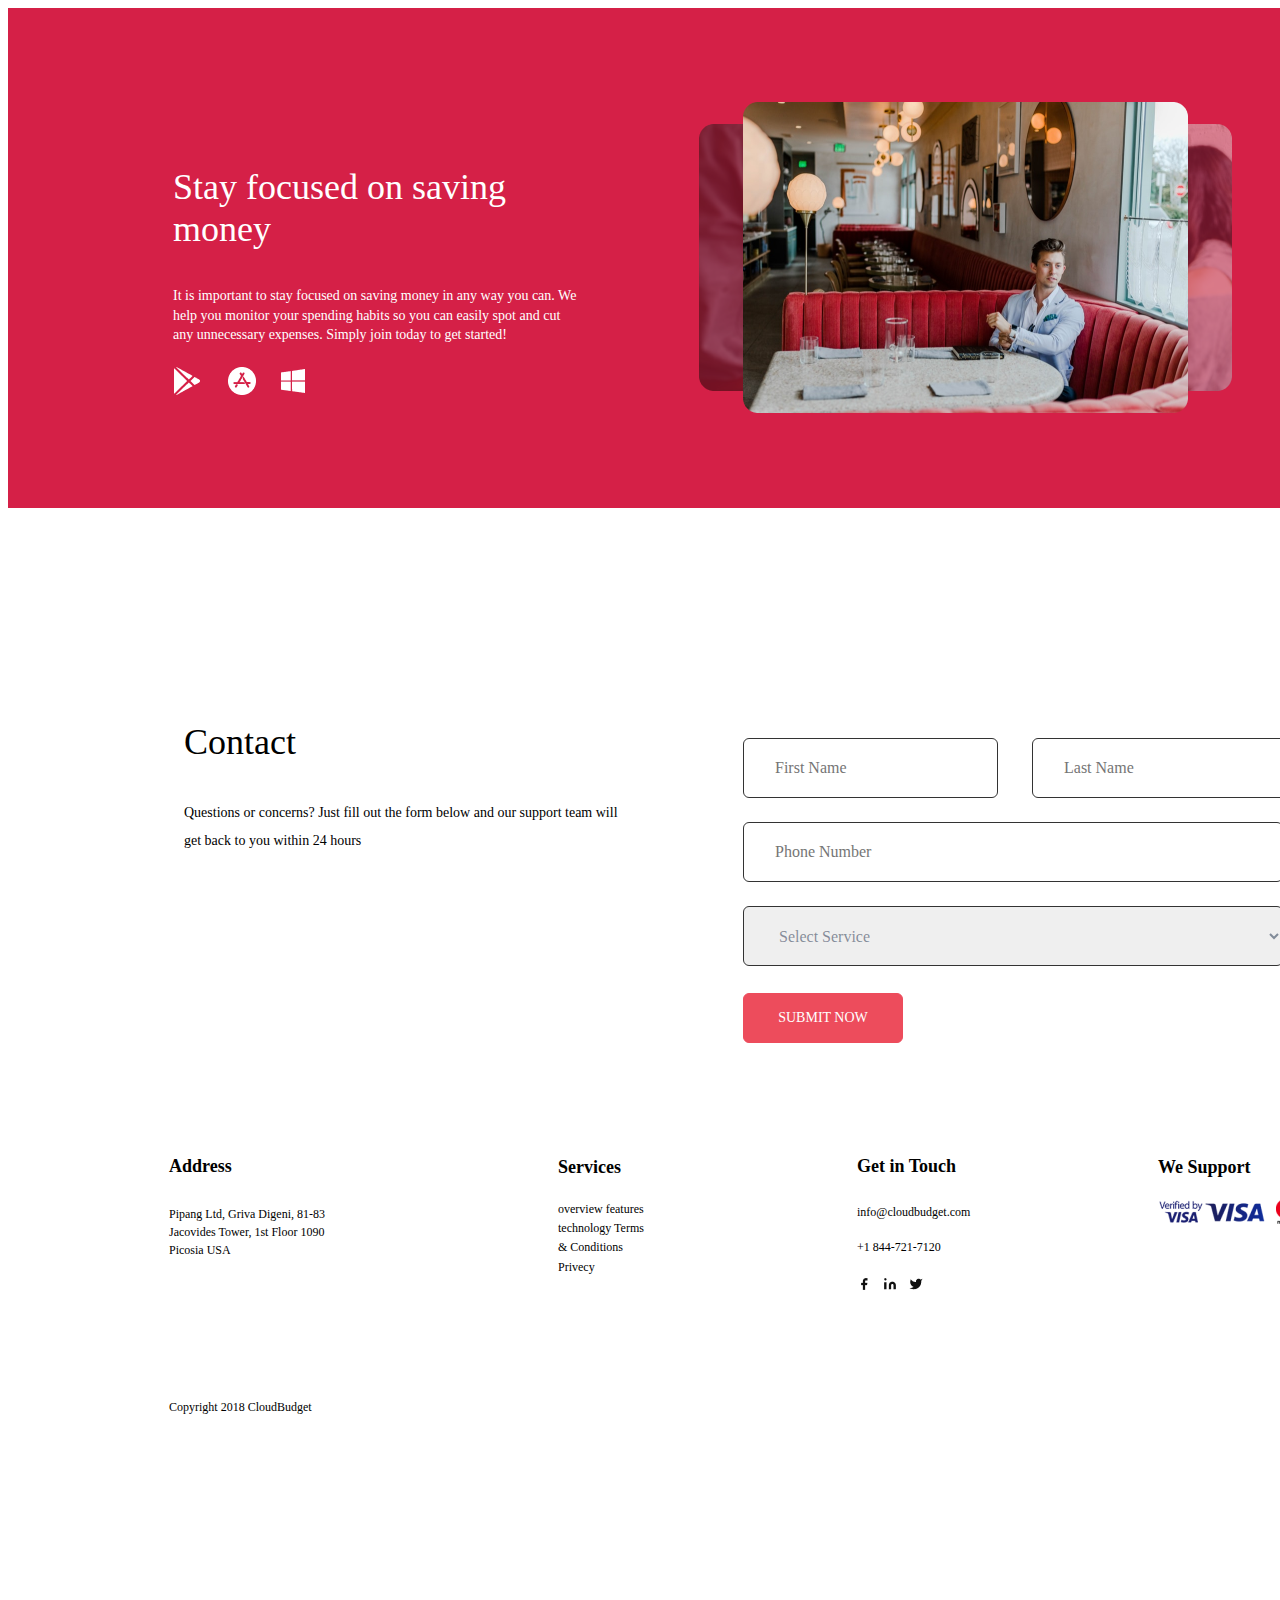
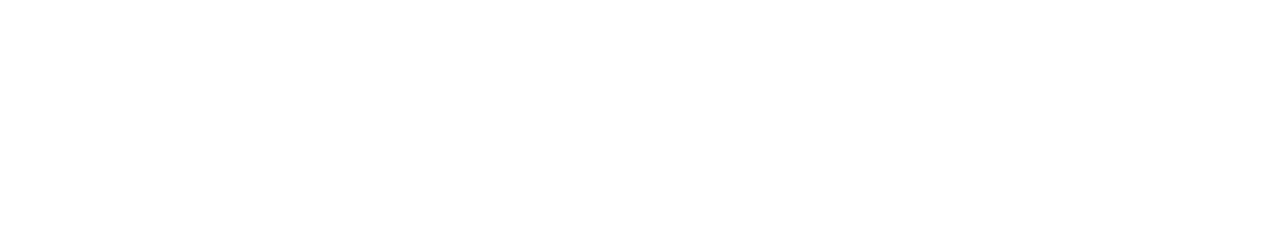
<file: hw#4/index.html>
<!DOCTYPE html>
<html lang="en">
    <link href="s.css" rel="stylesheet">
<head>
    <meta charset="UTF-8">
    <meta http-equiv="X-UA-Compatible" content="IE=edge">
    <meta name="viewport" content="width=device-width, initial-scale=1.0">
    <title>Document</title>
</head>
<body>
    <div class="box_global">
        <!--1-->
        <div class="box1">
            <p class="text1">Stay focused on saving money</p>
            <p class="text2">It is important to stay focused on saving money in any way you can. We help you 
                monitor your spending habits so you can easily spot and cut any unnecessary expenses.
                 Simply join today to get started!</p>
        </div>
        <div class="photo">
            <img src="photo1.png">
        </div>
        <div class="photo2">
            <img src="photo2.png">
        </div>
        <!--2-->
        <main>
            <div  class="box2">
                <div class="box_Contact">
                    <p class="text3">Contact</p>
                    <p class="text4">Questions or concerns? Just fill out the form below 
                        and our support team will get back to you within 24 hours</p>
                </div>
                <div class="box_bt">                   
                    <input type="text" placeholder="First Name" class="first">
                    <input type="text" placeholder="Last Name" class="last">                   
                    <input type="text" placeholder="Phone Number" class="phone">
                    <select class="select">
                        <option value="0">Select Service</option>
                        <option value="1">Design</option>
                        <option value="2">IT</option>
                        <option value="3">Marketing</option>
                    </select>
                    <button class="Submit_Now">SUBMIT NOW</button>
                </div>                
            </div>
        </main>
        <footer class="footer">
            <div class="footer_box1">
                <p class="text_adress">Address</p>
                <p class="text_footer1">Pipang Ltd, Griva Digeni, 81-83 Jacovides Tower, 1st Floor 1090 Picosia USA</p>
                <p class="text_footer2">Copyright 2018 CloudBudget</p>
            </div>
            <div class="footer_box2">
                <p class="Services">Services</p>
                <p class="text_footer3">overview features technology Terms & Conditions Privecy</p>
            </div>
            <div class="footer_box4">
                <p class="Get">Get in Touch</p>
                <p class="text_footer4">info@cloudbudget.com<br>
                    +1 844-721-7120</p>
                    <img src="f.png" class="f">
            </div>
            <div class="We_Support">
                <p>We Support</p>
                <img src="Visa.png" class="Visa">
            </div>
        </footer>
    </div>
</body>
</html>
</file>
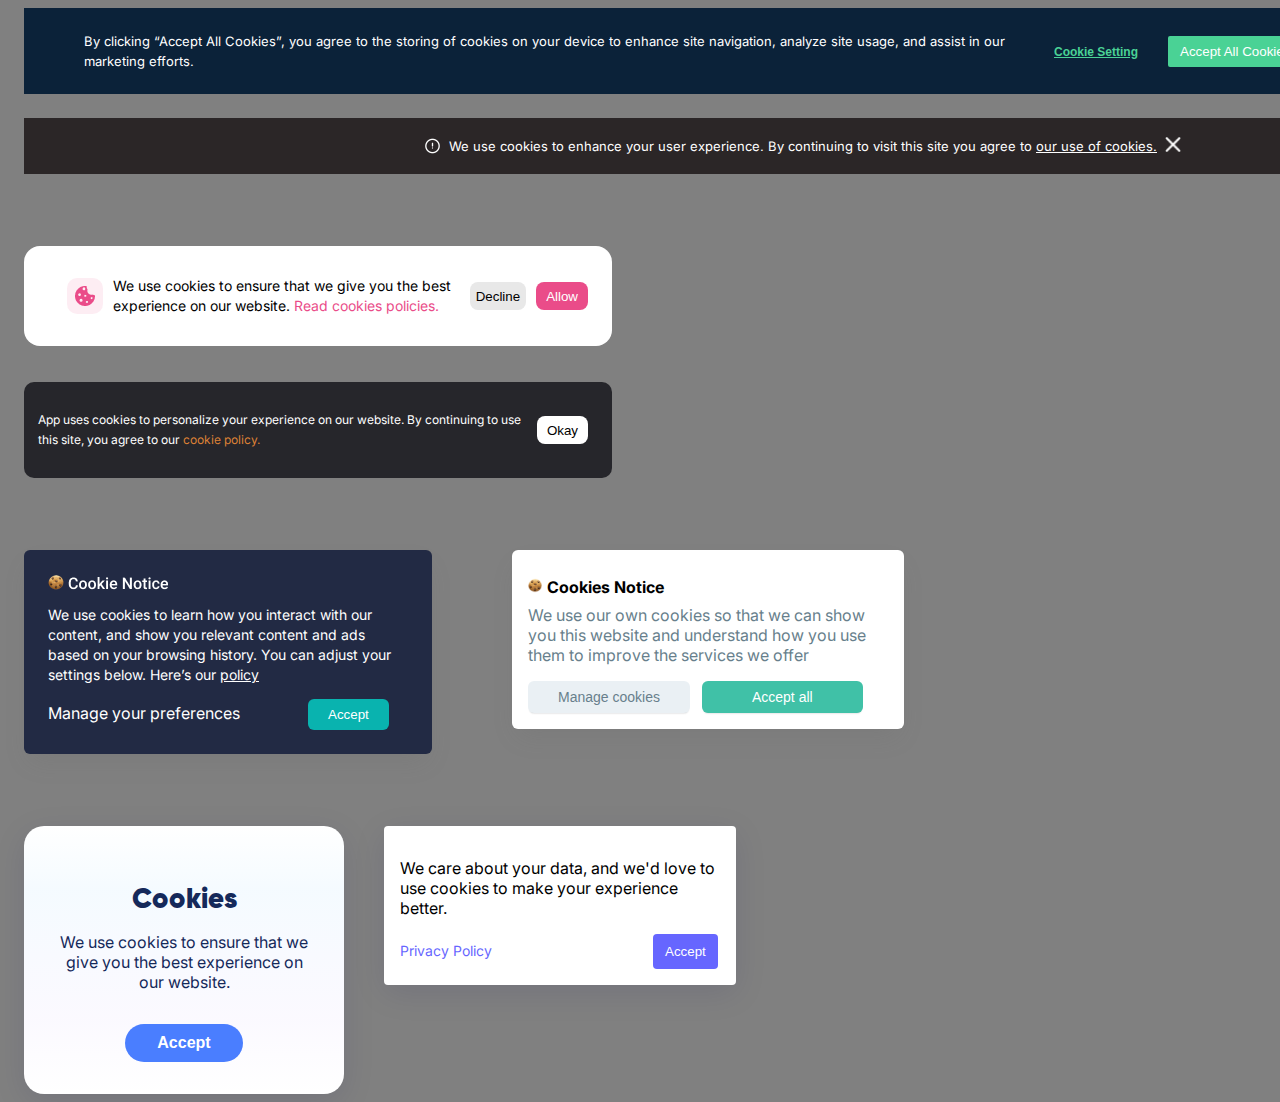
<file: hw1_css/index.html>
<!DOCTYPE html>
<html lang="en">
<head>
    <meta charset="UTF-8">
    <meta http-equiv="X-UA-Compatible" content="IE=edge">
    <meta name="viewport" content="width=device-width, initial-scale=1.0">
    <title>Document</title>
    <link href="styles.css" rel="stylesheet">
    <link rel="preconnect" href="https://fonts.googleapis.com">
<link rel="preconnect" href="https://fonts.gstatic.com" crossorigin>
<link href="https://fonts.googleapis.com/css2?family=Inter:wght@100;200;300;400;500;600;700;800;900&display=swap" rel="stylesheet" >
</head>
<body class="body">
           <!--1--> 
        <div class="box1">
            <p class="text1">By clicking “Accept All Cookies”, you agree to the storing of cookies on your device to enhance 
                site navigation, analyze site usage, and assist in our marketing efforts.</p>
            <div class="btns">
                <button class="bt1">
                    Cookie Setting
                </button>
                <button class="bt2">
                    Accept All Cookies
                </button>
            </div>
        </div>
        <!--2--> 
        <div class="box2">
            <img class="one" src="one.png">
            <p class="text2">We use cookies to enhance your user experience. 
                By continuing to visit this site you agree to <a href="1"; class="sul">our use of cookies.</a></p>
        <div>
            <img class="hrest" src="hrest.png">
         </div>
        
        </div>
        <!--3--> 
        <div class="box3">
            <button class="btimg1">
                <img src="per.png">
            </button>
            <p class="text3">We use cookies to ensure that we give you the 
            best experience on our website. <a href="#" class="sul2">Read cookies policies.</a> </p>
            <button class="bt3">
                Decline

            </button>
            <button class="bt4">
                Allow
            </button>
        </div>
        <!--4-->
        <div class="box4">
            <p class="text4">App uses cookies to personalize your experience on our website. 
                By continuing to use this site, you agree to our <a class="sul3"> cookie policy.</a></p>

            <button class="bt5">
                Okay
            </button>

        </div>
        <!--5-6-->

        <div class="box5-6">
            <div>
                <div class="box5">
                    <div>
                        <img src="Cookie Notice1.png" class="Cookie-Notice1">
                        <p class="text5">
                            We use cookies to learn how you interact with our content, and show you relevant content 
                            and ads based on your browsing history.
                            You can adjust your settings below. Here’s our <a href="#" class="sul5">policy</a></p>
                    
                    </div>
                    <div class="box5-2">
                        <a href="#" class="sul4">
                            Manage your preferences
                        </a>
                        <button class="bt6" type="submit">
                            Accept
                        </button>
                    </div>
                </div>
            </div>
            
                <div>
                    <div class="box6">
                        <div class="box6-1">
                            
                            <img src="cookie.png" class="Cookie-Notice2">
                            <h1 class="title1">Cookies Notice</h1>
                        </div>
                    
                        <p class="text6">
                            We use our own cookies so that we can 
                            show you this website and understand how you use them to improve the services
                            we offer </p>
                            <div class="box6-2">
                                <button class="bt7">
                                    Manage cookies
                                </button>
                                
                                <button class="bt8" type="submit">
                                    Accept all
                                </button>
                            </div>
                    </div>
               
                 </div>

        </div>
        <!-- 7-8 -->
        <div class="box7-8">
            <div >
                <div class="box7">
                    <h2>Cookies</h2>
                    <p class="text7">We use cookies to ensure that we give you the best experience on our website.</p>
                    <button class="bt9">
                        Accept
                    </button>
                </div>
            </div>
            <div>
                <div class="box8">
                    <p class="text8">
                        We care about your data, and we'd love to use cookies to make your experience better.
                    </p>
                    <a href="%" class="sul10">
                        Privacy Policy
                    </a>
                    <button class="bt10">
                        Accept
                    </button>

                </div>
            </div>
        </div>
        
        
   
</body>
</html>
</file>
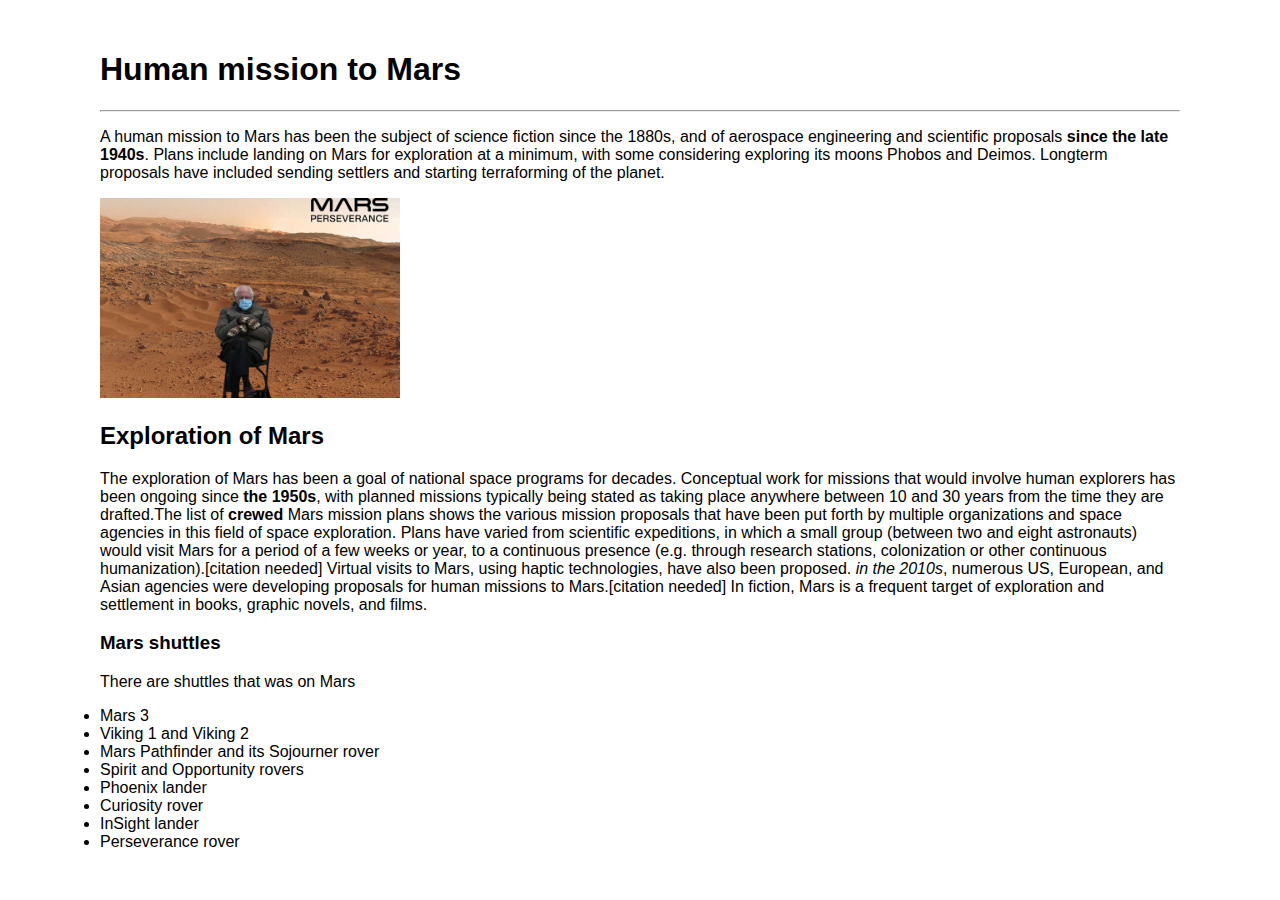
<file: HW2_Mars/index.html>
<!DOCTYPE html>
<html lang="en">
<head>
    <meta charset="UTF-8">
    <meta http-equiv="X-UA-Compatible" content="IE=edge">
    <meta name="viewport" content="width=device-width, initial-scale=1.0">
    <title>HW-HTML</title>
</head>
<body style="padding: 30px; max-width: 1080px; margin: 0 auto; font-family: sans-serif;">
    <div>
        <header>
            <h1>Human mission to Mars</h1>
            <hr>
        </header>

        <main>
           <p>A human mission to Mars has been the subject of science fiction since the 1880s, 
               and of aerospace engineering and scientific proposals <strong>since the late 1940s</strong>.
               Plans include landing on Mars for exploration at a minimum, with some 
               considering exploring its moons Phobos and Deimos. Longterm proposals 
               have included sending settlers and starting terraforming of the planet.</p>
            <img src="./mars.jpg" alt="Дед тут" style="max-width: 300px">
            
            <h2>Exploration of Mars</h2>
            
                    The exploration of Mars has been a goal of national 
                    space programs for decades. Conceptual work for missions
                    that would involve human explorers has been ongoing since 
                    <strong>the 1950s</strong>, with planned missions typically being stated as
                    taking place anywhere between 10 and 30 years from the
                    time they are drafted.The list of <strong>crewed</strong> Mars mission
                    plans shows the various mission proposals that have 
                    been put forth by multiple organizations and space 
                    agencies in this field of space exploration. Plans 
                    have varied from scientific expeditions, in which a 
                    small group (between two and eight astronauts) would 
                    visit Mars for a period of a few weeks or year, to a 
                    continuous presence (e.g. through research stations,
                    colonization or other continuous humanization).[citation needed]
                    Virtual visits to Mars, using haptic technologies, have also been proposed.
                    <i>in the 2010s</i>, numerous US, European, and Asian agencies 
                    were developing proposals for human missions to Mars.[citation needed] In fiction, 
                    Mars is a frequent target of exploration and settlement in books, graphic novels, and films.
          
           <h3>Mars shuttles</h3>
           <p>There are shuttles that was on Mars</p> 
            
                <li>Mars 3</li>
                <li>Viking 1 and Viking 2</li>
                <li>Mars Pathfinder and its Sojourner rover</li>
                <li>Spirit and Opportunity rovers</li>
                <li>Phoenix lander</li>
                <li>Curiosity rover</li>
                <li>InSight lander</li>
                <li>Perseverance rover</li>
            </main>


    </div>



</body>
</html>
</file>
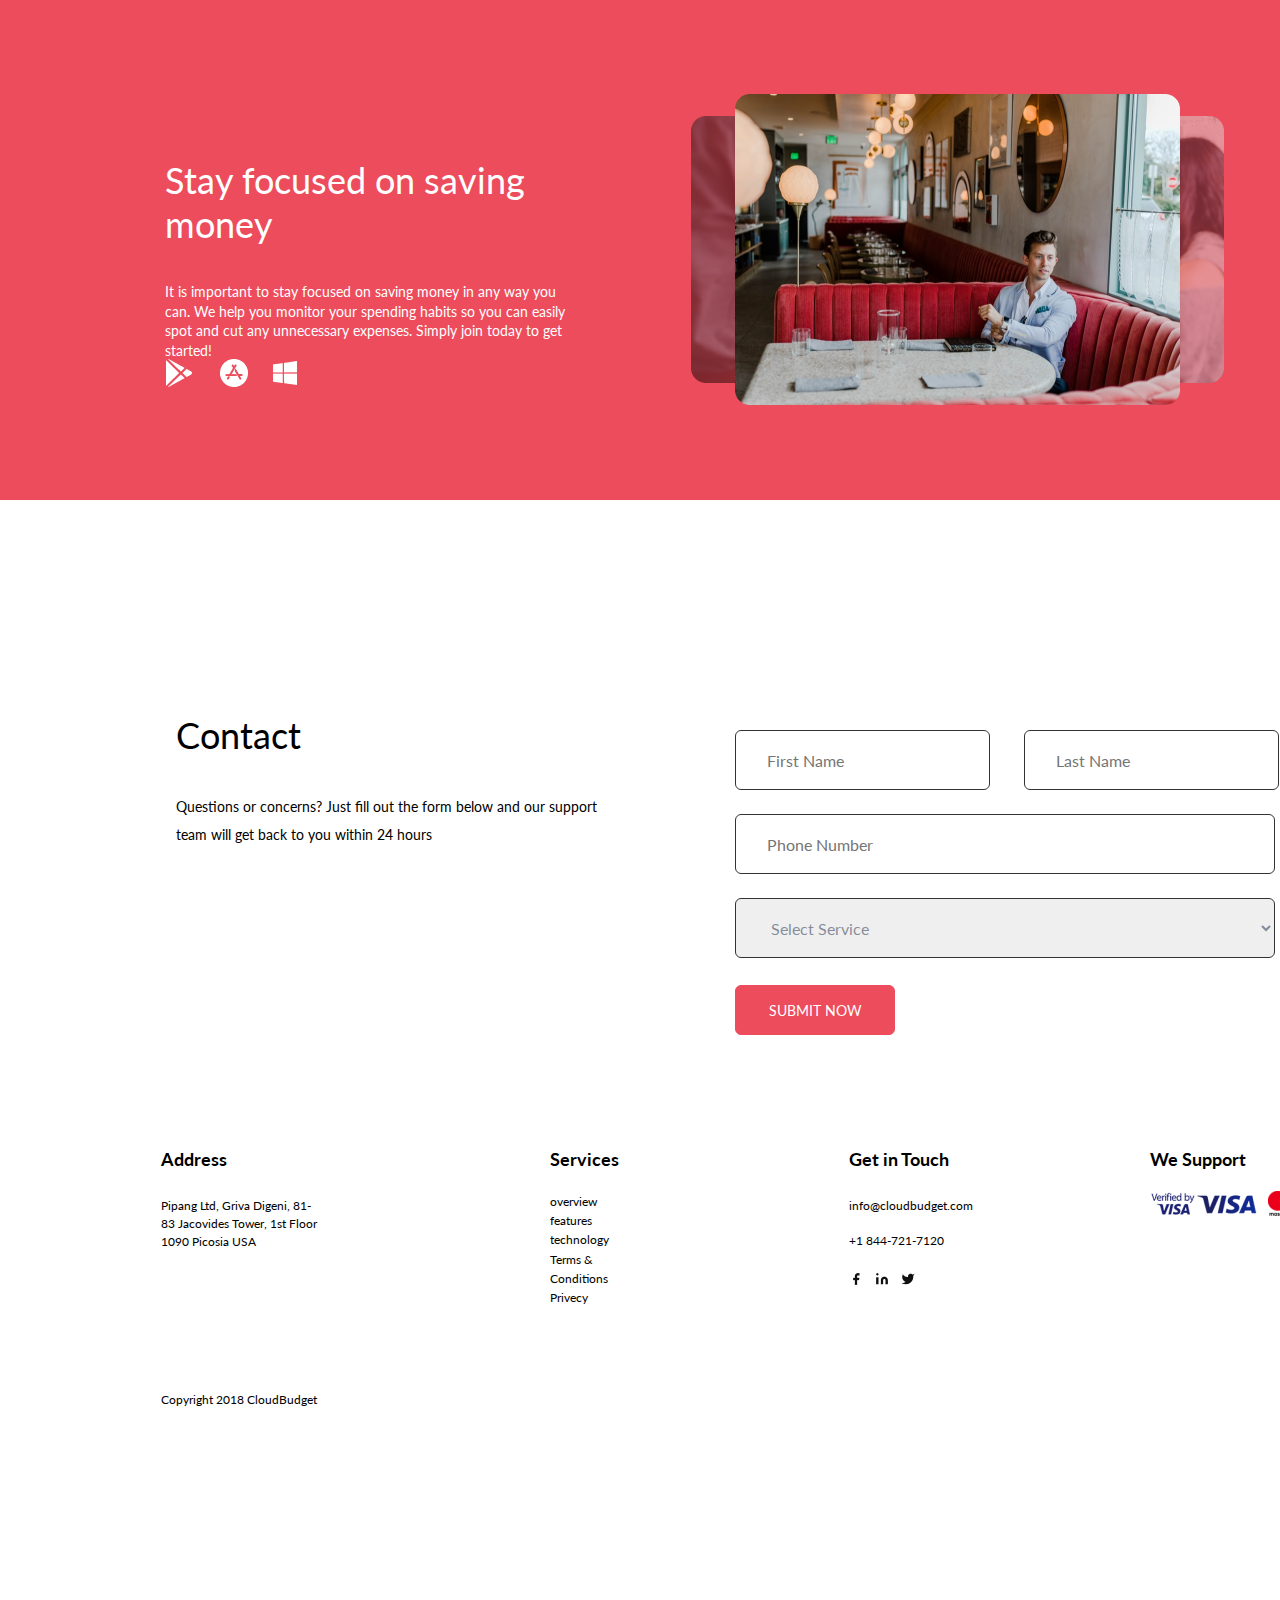
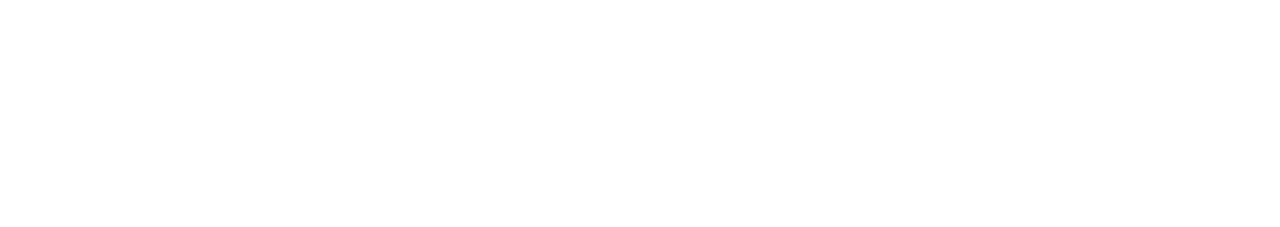
<file: HW4/index.html>
<!DOCTYPE html>
<html lang="en">
    <link href="s.css" rel="stylesheet">
<head>
    <meta charset="UTF-8">
    <meta http-equiv="X-UA-Compatible" content="IE=edge">
    <meta name="viewport" content="width=device-width, initial-scale=1.0">
    <title>Document</title>
</head>
<body>
    <div class="box_global">
        <!--1-->
        <div class="box1">
            <p class="text1">Stay focused on saving money</p>
            <p class="text2">It is important to stay focused on saving money in any way you can. We help you 
                monitor your spending habits so you can easily spot and cut any unnecessary expenses.
                 Simply join today to get started!</p>
        </div>
        <div class="photo">
            <img src="image/photo1.png">
        </div>
        <div class="photo2">
            <img src="image/photo2.png">
        </div>
        <!--2-->
        <main>
            <div  class="box2">
                <div class="box_Contact">
                    <p class="text3">Contact</p>
                    <p class="text4">Questions or concerns? Just fill out the form below 
                        and our support team will get back to you within 24 hours</p>
                </div>
                <div class="box_bt">                   
                    <input type="text" placeholder="First Name" class="first">
                    <input type="text" placeholder="Last Name" class="last">                   
                    <input type="text" placeholder="Phone Number" class="phone">
                    <select class="select">
                        <option value="0">Select Service</option>
                        <option value="1">Design</option>
                        <option value="2">IT</option>
                        <option value="3">Marketing</option>
                    </select>
                    <button class="Submit_Now">SUBMIT NOW</button>
                </div>                
            </div>
        </main>
        <footer class="footer">
            <div class="footer_box1">
                <p class="text_adress">Address</p>
                <p class="text_footer1">Pipang Ltd, Griva Digeni, 81-83 Jacovides Tower, 1st Floor 1090 Picosia USA</p>
                <p class="text_footer2">Copyright 2018 CloudBudget</p>
            </div>
            <div class="footer_box2">
                <p class="Services">Services</p>
                <p class="text_footer3">overview features technology Terms & Conditions Privecy</p>
            </div>
            <div class="footer_box4">
                <p class="Get">Get in Touch</p>
                <p class="text_footer4">info@cloudbudget.com<br>
                    +1 844-721-7120</p>
                    <img src="image/f.png" class="f">
            </div>
            <div class="We_Support">
                <p>We Support</p>
                <img src="image/Visa.png" class="Visa">
            </div>
        </footer>
    </div>
</body>
</html>
</file>
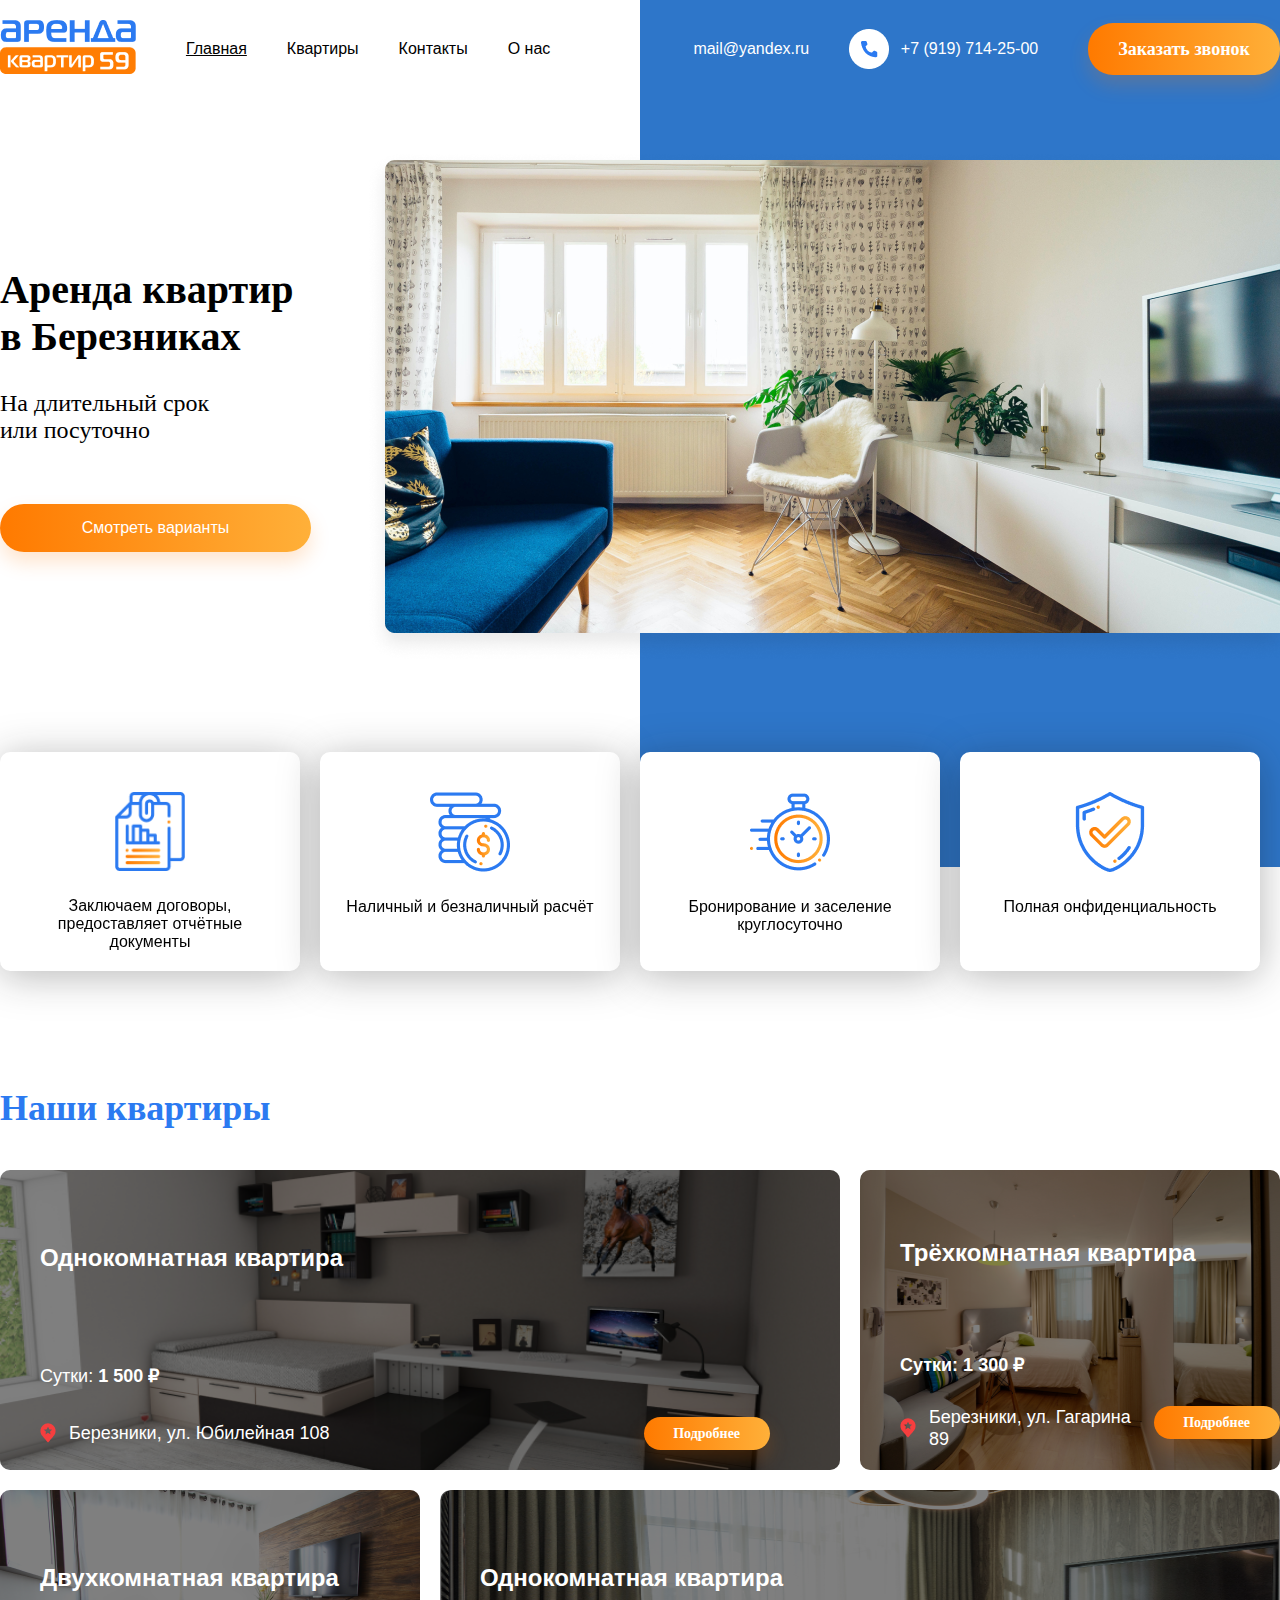
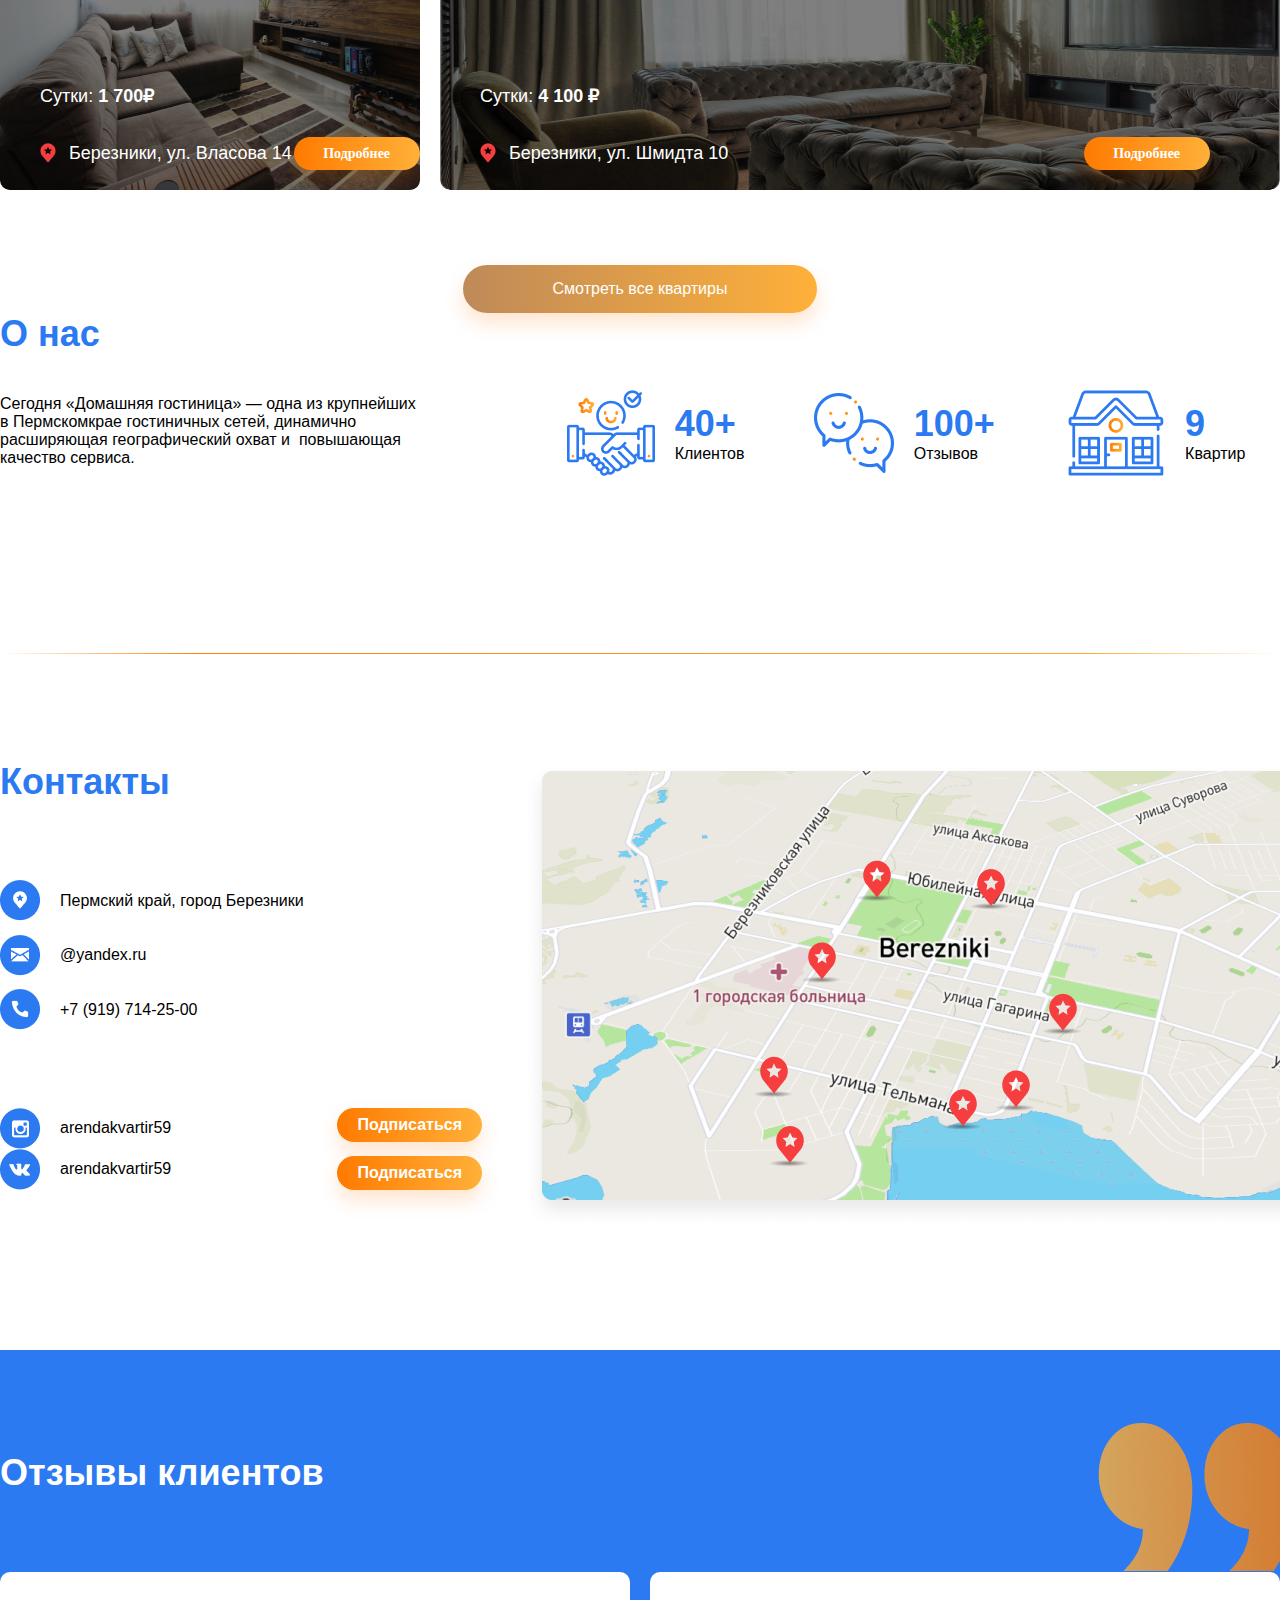
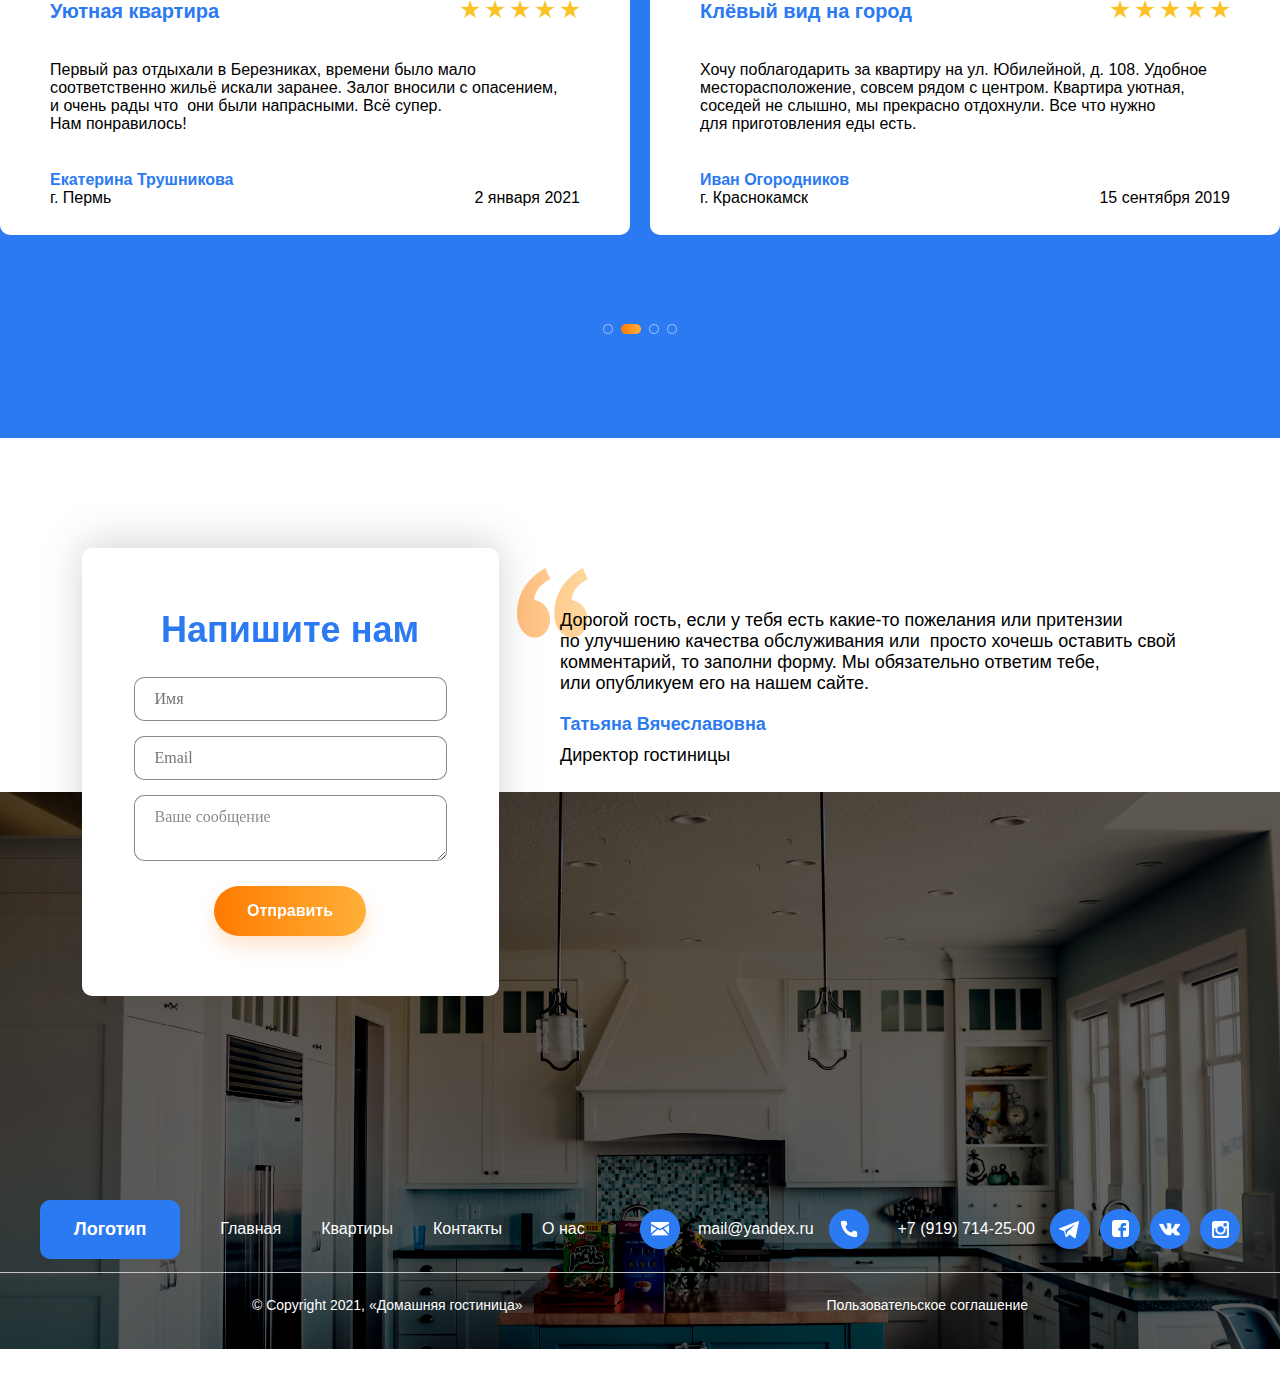
<file: hw7/index.html>
<!DOCTYPE html>
<html lang="en">
  <head>
    <meta charset="UTF-8" />
    <meta http-equiv="X-UA-Compatible" content="IE=edge" />
    <meta name="viewport" content="width=device-width, initial-scale=1.0" />
    <link href="s.css" rel="stylesheet" />
    <title>Document</title>
  </head>

  <body>
    <div class="header">
      <div class="container">
        <div class="header__wrapper">
          <a href="#" class="header__logo"><img src="image/logo.png" /></a>
          <div class="header__nav">
            <a href="#" class="active">Главная</a>
            <a href="#">Квартиры</a>
            <a href="#"> Контакты</a>
            <a href="#">О нас</a>
          </div>
          <div class="header__contacts">
            <a href="#"><img scr="image/email.png.png" /> mail@yandex.ru</a>
            <a href="#"><img src="image/phone_white.png" />+7 (919) 714-25-00</a>
          </div>
          <button class="bt_header">
            <span >Заказать звонок</span>
          </button>
        </div>
      </div>
    </div>
    <section class="main-banner">
      <div class="container">
        <div class="main-banner__content">
          <div class="main-banner__info">
            <h1 class="main-banner__title">Аренда квартир в Березниках</h1>
            <span class="main-banner__subtitle"
              >На длительный срок или посуточно
            </span>
            <a href="#" class="main-banner__link">Смотреть варианты</a>
          </div>
          <div class="main-banner__img">
            <img src="image/banner.png" />
          </div>
        </div>
      </div>
    </section>
    <section class="advantages">
      <div class="container">
        <div class="advantages__content">
          <div class="advantages__card">
            <img src="image/img__card1.png" class="advantages__card-img-1" />
            <span class="advantages__card-text"
              >Заключаем договоры, предоставляет отчётные документы</span
            >
          </div>
          <div class="advantages__card">
            <img src="image/img_card2.png" class="advantages__card-img-2" />
            <span class="advantages__card-text"
              >Наличный и безналичный расчёт</span
            >
          </div>
          <div class="advantages__card">
            <img src="image/img_card3.png" class="advantages__card-img-3" />
            <span class="advantages__card-text"
              >Бронирование и заселение круглосуточно</span
            >
          </div>
          <div class="advantages__card">
            <img src="image/img_card4.png" class="advantages__card-img-4" />
            <span class="advantages__card-text">Полная онфиденциальность</span>
          </div>
        </div>
      </div>
    </section>
    <section class="apartments">
      <div class="container">
        <div class="apartments-content">
          <div class="apartments-info">
            <h2 class="apartments-title">Наши квартиры</h2>
          </div>
          <div class="apartments-items">
            <div class="apartments__row">
              <div class="apartments__item">
                <div class="apartments__img">
                  <img src="./image/Background-1.png" alt=" " />
                </div>
                <div class="apartments__hero">
                  <div class="top"></div>
                  <div class="mid">
                    <span>Однокомнатная квартира</span>      
                  </div>
                  <div class="bot">
                    <span class="price">Сутки: <b> 1 500 ₽</b> </span>
                    <span class="street">
                      <img src="image/gps_point.png" />Березники, ул. Юбилейная
                      108</span>
                      <div class="details_box">
                        <a href="#" class="details">Подробнее</a>
                      </div>
                       
                  </div>
                </div>
              </div>
              <div class="apartments__item">
                <div class="apartments__img">
                  <img src="./image/Background-2.png" alt=" " />
                </div>
                <div class="apartments__hero">
                  <div class="top"></div>
                  <div class="mid">
                    <span>Трёхкомнатная квартира</span>
                  </div>
                  <div class="bot">
                    <span class="price"><b>Сутки: 1 300 ₽</b></span>
                    <span class="street">
                      <img src="image/gps_point.png" />Березники, ул. Гагарина
                      89 
                    </span>
                    <div class="details_box">
                      <a href="#" class="details">Подробнее</a>
                    </div>
                  </div>
                </div>
              </div>
            </div>
            <div class="apartments__row__reverse">
              <div class="apartments__item">
                <div class="apartments__img">
                  <img src="./image/Background-3.png" alt=" " />
                </div>
                <div class="apartments__hero">
                  <div class="top"></div>
                  <div class="mid">
                    <span>Двухкомнатная квартира</span>      
                  </div>
                  <div class="bot">
                    <span class="price">Сутки: <b> 1 700₽</b> </span>
                    <span class="street">
                      <img src="image/gps_point.png" />Березники, ул. Власова 14
                      </span>
                      <div class="details_box">
                        <a href="#" class="details">Подробнее</a>
                      </div>
                       
                  </div>
                </div>
              </div>
              <div class="apartments__item">
                <div class="apartments__item">
                  <div class="apartments__img">
                    <img src="./image/Background-4.png" alt=" " />
                  </div>
                  <div class="apartments__hero">
                    <div class="top"></div>
                    <div class="mid">
                      <span>Однокомнатная квартира</span>      
                    </div>
                    <div class="bot">
                      <span class="price">Сутки: <b> 4 100 ₽</b> </span>
                      <span class="street">
                        <img src="image/gps_point.png" />Березники, ул. Шмидта 10
                        </span>
                        <div class="details_box">
                          <a href="#" class="details">Подробнее</a>
                        </div>
                         
                    </div>
                  </div>
                </div>
              </div>
            </div>
          </div>
        </div>
      </div>
      <div class="bt__photos"> 
        <a href="#" class="all__photos" >Смотреть все квартиры</a>
      </div>
    </section>
    <section class="about__us">
      <div class="container">
        <div class="box-us">
          <div class="text-us">
            <h3>О нас</h3>
            <p>Сегодня «Домашняя гостиница» — одна из крупнейших
               в Пермскомкрае гостиничных сетей,
               динамично расширяющая географический охват и 
               повышающая качество сервиса.</p>
          </div>
          <div class="reviews">
            <div class="reviews-boxs"><img src="image/us_img-1.png">
              <div><h4>40+</h4><span>Клиентов</span></div></div>
            <div class="reviews-boxs"><img src="image/us_img-2.png">
              <div><h4>100+</h4><span>Отзывов</span></div></div>
            <div class="reviews-boxs"><img src="image/us_img-3.PNG">
             <div><h4>9</h4><span>Квартир</span></div>
          </div>
        </div>
      </div>
    </section>
    <div class="line"><img src="image/line.png"></div>
    <section class="locatine_maps">
      <div class="container">
        <div class="map_contact">
          <div class="contact-div">
            <h5>Контакты</h5>
            <div class="contact">
           
              <div class="box-contact"> 
                <span class="text-box-cont"><img src="image/contact_lacotine.png"><span class="span-in-box">Пермский край, город Березники</span></span>
                <span class="text-box-cont"><img src="image/email.png"><span  class="span-in-box">@yandex.ru</span></span>
                <span class="text-box-cont"><img src="image/phone_maps.png"><span  class="span-in-box">+7 (919) 714-25-00</span></span>
              </div>
            </div>
            <div class="social">
              <div> <span class="text-box-cont"><img src="image/insta.png"><span class="span-in-box">arendakvartir59</span></span>
                <span class="text-box-cont"><img src="image/vk.png"><span class="span-in-box">arendakvartir59</span></span>
              </div>
              <div class="bt-sub">
                <a class="sub">Подписаться</a>
                <a class="sub">Подписаться</a>
              </div>
            </div>
          </div>
          <div class="map">
            <img src="image/Map.png">
          </div>
        </div>
      </div>
    </section>
    <section class="customer_reviews">
      <div class="container">
          <div class="title_customer">
            <div class="title-img">
              <div class="sk"><img src="image/sk.png"></div>
              <div class="cards_customer">
                
                <h6>Отзывы клиентов</h6>
                <div class="card-1">
                  <span class="title_card-1">Уютная квартира</span>
                  <img src="image/five_stars.png">
                  <p>Первый раз отдыхали в Березниках, времени было
                     мало соответственно жильё искали заранее. 
                    Залог вносили с опасением, и очень рады что
                     они были напрасными. Всё супер. Нам понравилось!</p>
                    <div class="card-1_adress">
                      <span class="card-1_adress-title">Екатерина Трушникова</span>
                      <span>г. Пермь</span>    
                    </div>
                    <div class="card-1_adress2">
                      <span>2 января 2021</span>
                    </div>
                </div>
                <div class="card-1">
                  <span class="title_card-1">Клёвый вид на город</span>
                  <img src="image/five_stars.png">
                  <p>Хочу поблагодарить за квартиру на ул. Юбилейной, д. 108.
                     Удобное месторасположение, совсем рядом с центром. Квартира уютная, 
                    соседей не слышно, мы прекрасно отдохнули. Все что нужно 
                    для приготовления еды есть.</p>
                    <div class="card-1_adress">
                      <span class="card-1_adress-title">Иван Огородников</span>
                      <span>г. Краснокамск</span>    
                    </div>
                    <div class="card-1_adress2">
                      <span>15 сентября 2019</span>
                    </div>
                </div>
                <div class="points-img">
                  <img src="image/Slider.png">
                </div>
              </div>
            </div>
          </div> 
      </div>
    </section>
    <!-- write_to_us -->
    <section class="write_to_us">
      <div class="container_write">
        <div  class="box_text_white">
          <div class="box_white">
            <h10>Напишите нам</h10>
            <form class="form" action="#">
              <input class="input_white" type="text" placeholder="Имя">
              <input class="input_white" type="text" placeholder="Email">
              <textarea>Ваше сообщение</textarea>
            </form>  
            <button class="bt_white">Отправить</button>        
          </div>
        </div>
        <div class="text_white">
          <img class="sk-up" src="image/Vector.png">
          <div class="text_white_box">
            <p>Дорогой гость, если у тебя есть какие-то пожелания 
            или притензии по улучшению качества обслуживания или
             просто хочешь оставить свой комментарий, то заполни форму.
             Мы обязательно ответим тебе, или опубликуем его на нашем сайте.</p>
             <div class="tetyana">
               <span class="tetyana_text">Татьяна Вячеславовна</span>
               <span class="headmaster">Директор гостиницы</span>
             </div>
            </div>
        </div>
        <div class="write_box">
          <div class="contact_footer_grid">
            <div class="grid_footer-1">
              <a href="#" class="bt_logo">Логотип</a>
              <a href="#">Главная</a>
              <a href="#">Квартиры</a>
              <a href="#">Контакты</a >
              <a href="#">О нас</a>
              <a href="#"></a>
            </div>
            <div class="grid_footer-2">
              <a href="#" class="email_footer"><img src="image/email.png">mail@yandex.ru</a>
              <a href="#" class="phone_footer"><img src="image/phone_maps.png">+7 (919) 714-25-00</a>
              <img src="image/Social.png">            
            </div>
          </div>
        <div class="footer-line">
          <img src="image/line_footer.png">
        </div>
        <div class="last_text">
          <span>© Copyright 2021, «Домашняя гостиница»</span>
          <span class="span_last_text">Пользовательское соглашение</span>
        </div>
         
        </div>
      </div>                                                                                                                                                                                                                       </div>
    </section>
  </body>
</html>
</file>
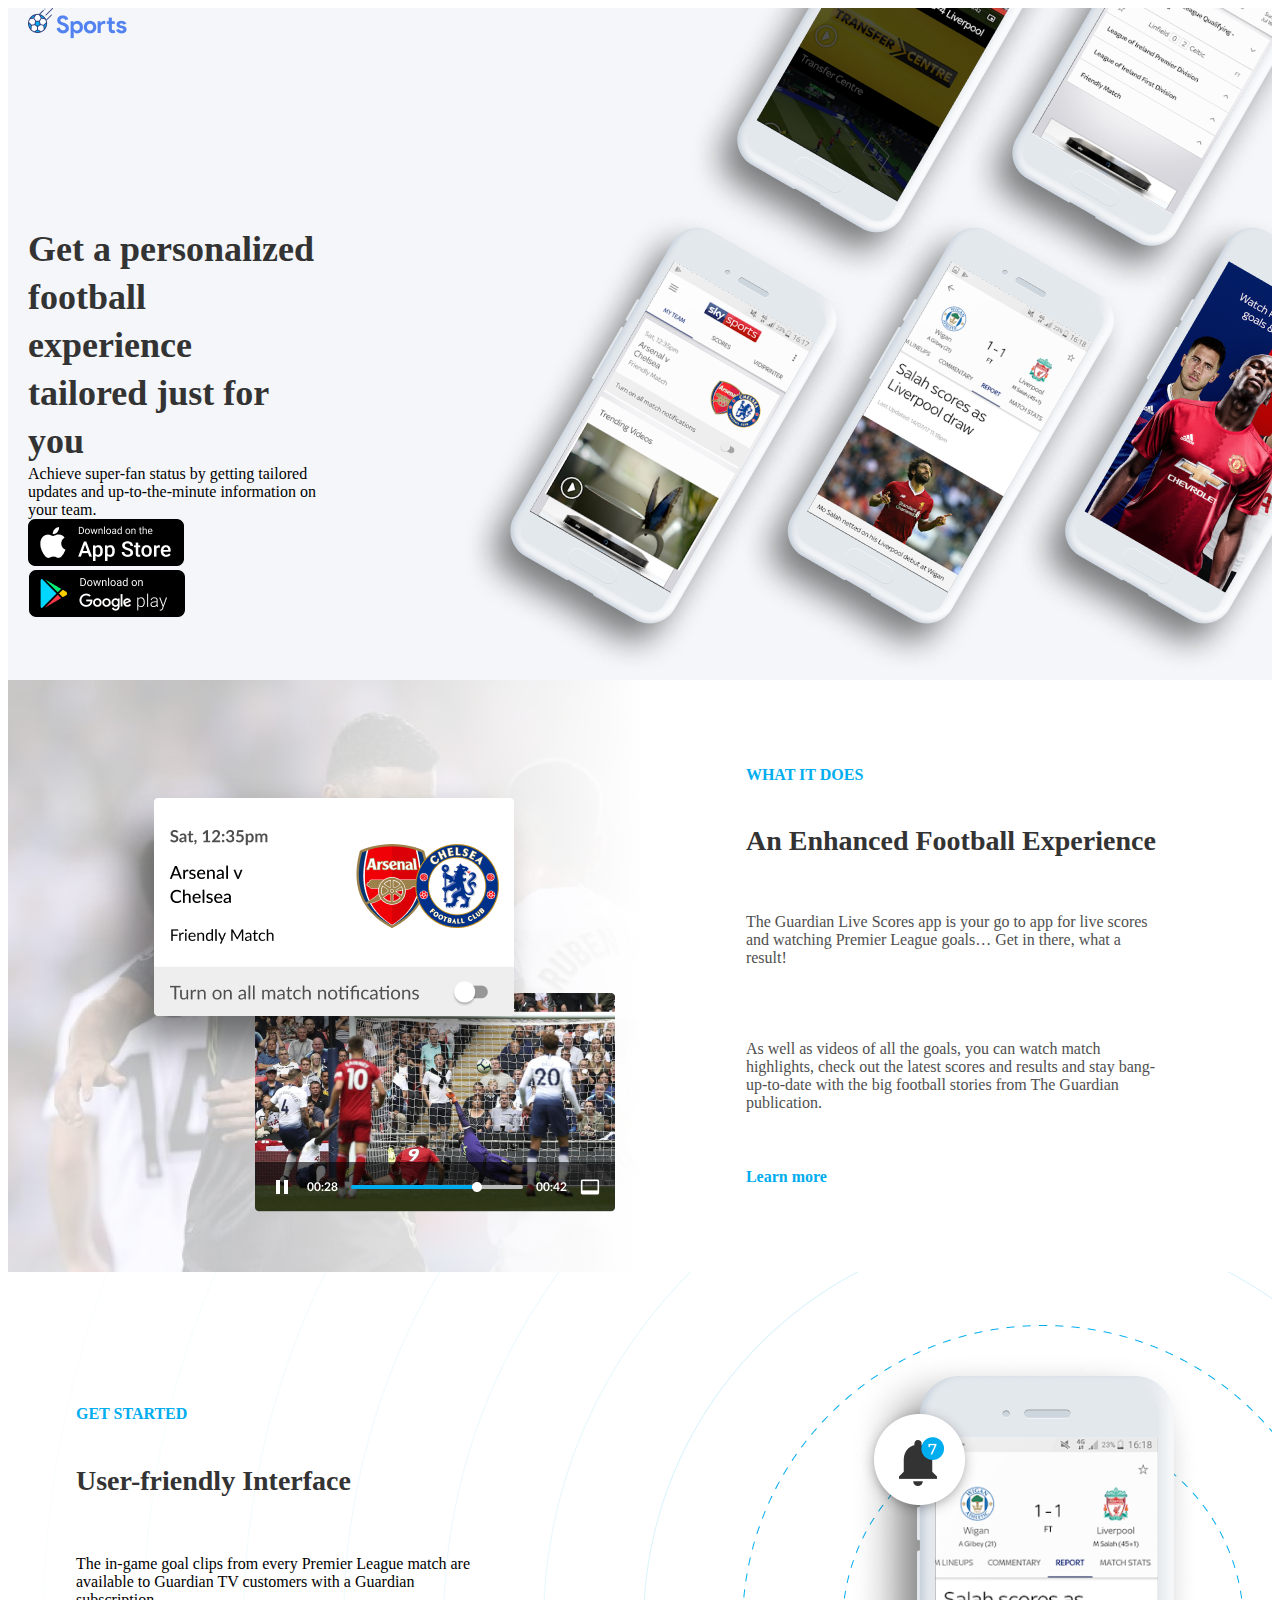
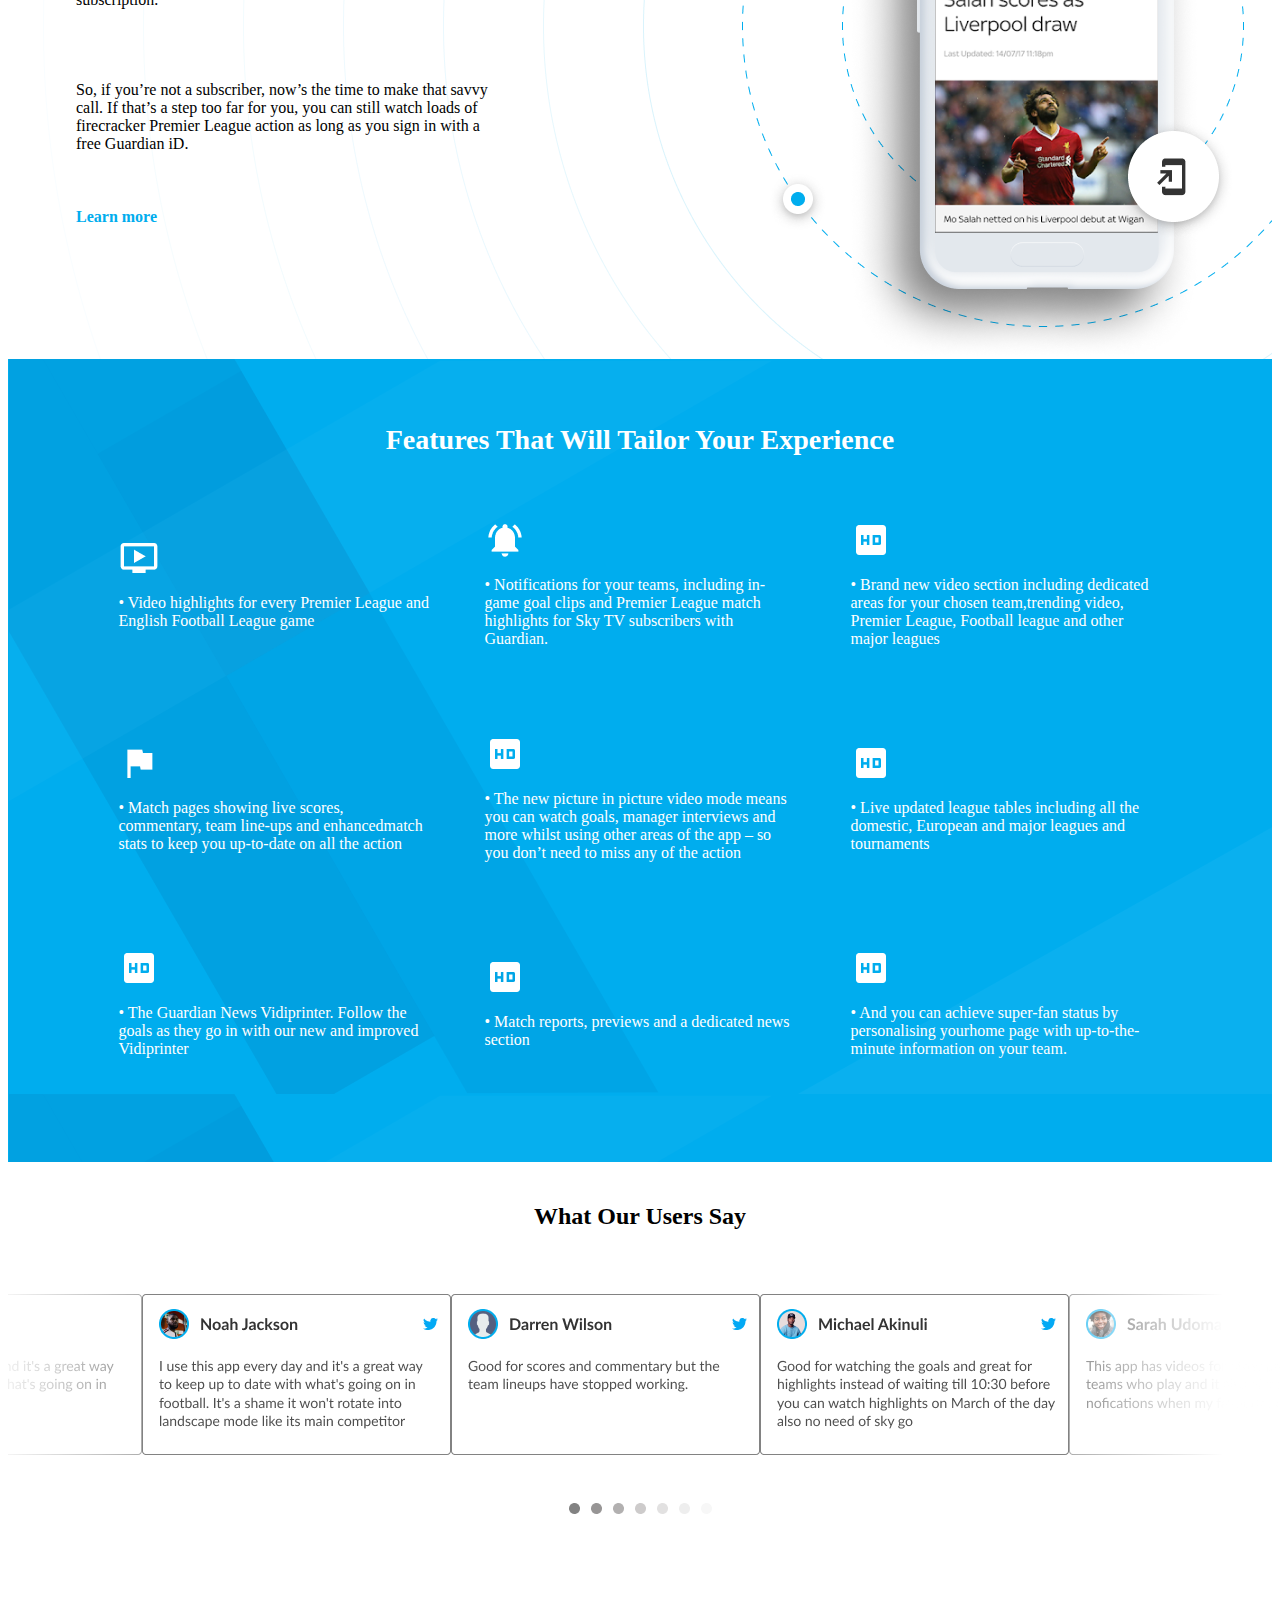
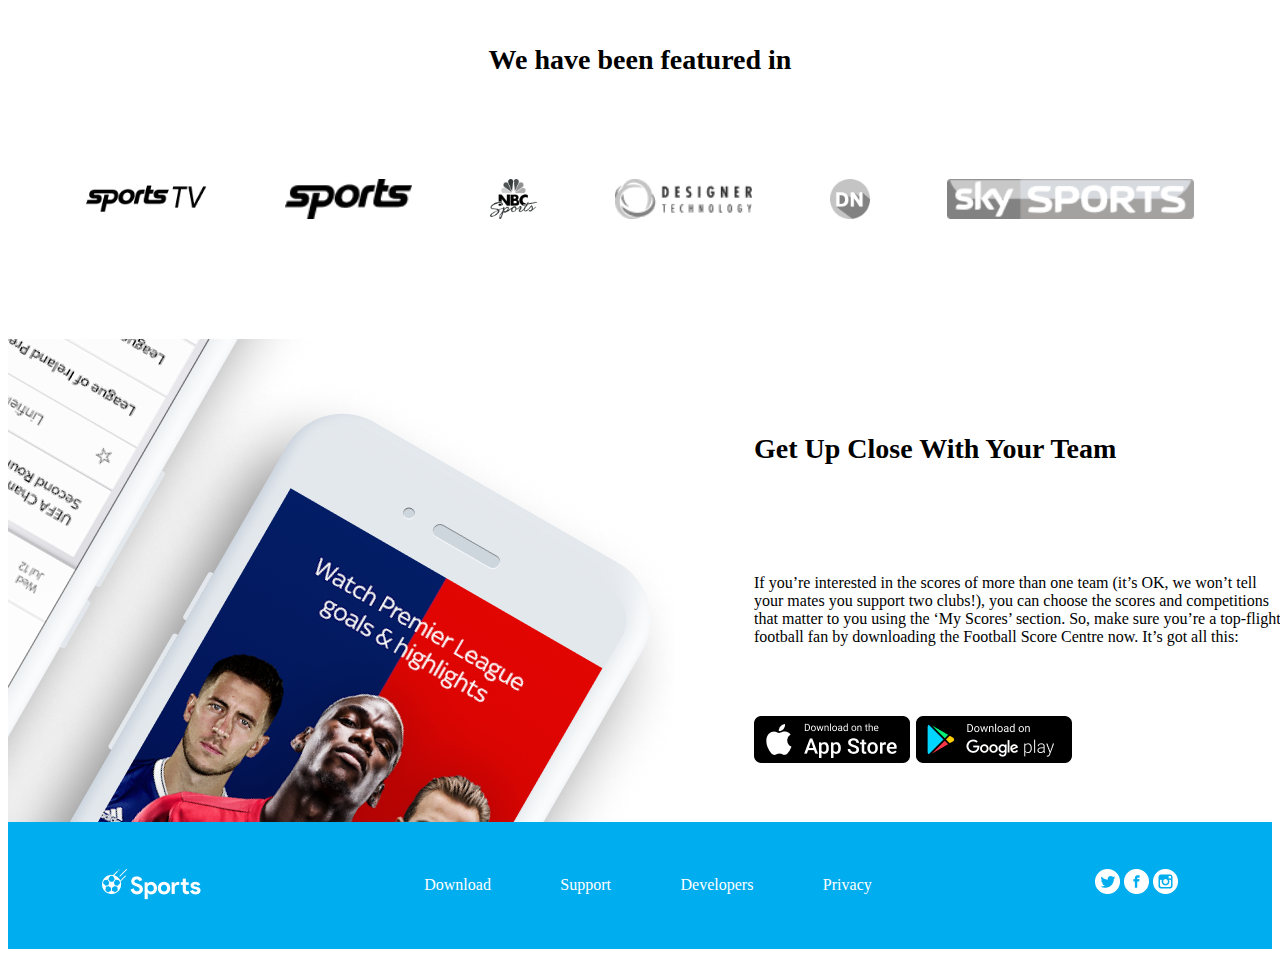
<file: hw9/index.html>
<!DOCTYPE html>
<html lang="en">
<head>
  <meta charset="UTF-8">
  <meta http-equiv="X-UA-Compatible" content="IE=edge">
  <meta name="viewport" content="width=device-width, initial-scale=1.0">
  <link href="s.css" rel="stylesheet"/>
  <title>Document</title>
</head>
<body>
  <section class="apple_store">
      <div class="container">
        <div class="apple_store_content">
          <div class="info_apple_store">
            <a href="#"><img src="image/logo-1.png"></a>
            <div class="text_apple_store">
              <span class="title_box_1">Get a personalized football experience tailored just for you</span>
              <span class="text_box">Achieve super-fan status by getting tailored updates and up-to-the-minute information on your team.</span>
              <div class="img-apple_store">
                <img src="image/Apple Store.png">
                <img src="image/Google Play.png">
              </div>
            </div>
          </div>
          <div class="bg_1">
            <img src="image/bg_1.png">
          </div>
        </div>
      </div>
  </section>
  <section class="football_video">
    <div class="container">
      <div class="football_video_content">
        <div class="video_box">
          <img src="image/sat.png" class="img-sat">
          <img src="image/video.png" class="img-video">
        </div>
        <div class="text_video_box">
          <span class="WHAT_IT_DOES">WHAT IT DOES</span>
          <span class="experience">An Enhanced Football Experience</span>
            <p>The Guardian Live Scores app is your go to app for live scores and watching Premier League goals… Get in there, what a result!</p>
            <p>As well as videos of all the goals, you can watch match highlights,
              check out the latest scores and results and stay bang-up-to-date
               with the big football stories from The Guardian publication.</p>
              <a href="#" class="Learn_more">Learn more</a>
        </div>
      </div>
    </div>
  </section>
  <section class="get-started">
    <div class="container">
      <div class="get-started-content">
        <div class="get-started-box"> 
          <span class="GET_STARTED">GET STARTED</span>
          <span class="User-friendly">User-friendly Interface</span>
          <p>The in-game goal clips from every Premier League match are available to
             Guardian TV customers with a Guardian subscription.</p>
          <p>So, if you’re not a subscriber, now’s the time to make that savvy call.
             If that’s a step too far for you, you can still watch loads of 
             firecracker Premier League action as long as you sign in with a free Guardian iD.</p>
          <a href="#" class="Learn_more">Learn more</a>
        </div>
      </div>
    </div>
  </section>
  <section class="features">
    <div class="container">
      <div class="features_content">
        <h1>Features That Will Tailor Your Experience</h1>
        <div class="feature-content__info">
          <div><img src="image/grid-1.png" class="grid-img"><p class="grid-text-info">• Video highlights for every Premier League and English Football League game</p></div>
          <div><img src="image/grid-2.png" class="grid-img"><p class="grid-text-info">• Notifications for your teams, including in-game goal clips and Premier League match highlights for Sky TV subscribers with Guardian.</p></div>
          <div><img src="image/grid-3.png" class="grid-img"><p class="grid-text-info">• Brand new video section including dedicated areas for your chosen team,trending video, Premier League, Football league and other major leagues</p></div>
          <div><img src="image/grid-4.png" class="grid-img"><p class="grid-text-info">• Match pages showing live scores, commentary, team line-ups and enhancedmatch stats to keep you up-to-date on all the action</p></div>
          <div><img src="image/grid-3.png" class="grid-img"><p class="grid-text-info">• The new picture in picture video mode means you can watch goals, manager interviews and more whilst using other areas of the app – so you don’t need to miss any of the action</p></div>
          <div><img src="image/grid-3.png" class="grid-img"><p class="grid-text-info">• Live updated league tables including all the domestic, European and major leagues and tournaments</p></div>
          <div><img src="image/grid-3.png" class="grid-img"><p class="grid-text-info">• The Guardian News Vidiprinter. Follow the goals as they go in with our new and improved Vidiprinter</p></div>
          <div><img src="image/grid-3.png" class="grid-img"><p class="grid-text-info">• Match reports, previews and a dedicated news section</p></div>
          <div><img src="image/grid-3.png" class="grid-img"><p class="grid-text-info">• And you can achieve super-fan status by personalising yourhome page with up-to-the-minute information on your team.</p></div>
        </div>
      </div>
    </div>
  </section>
  <section class="users-say">
    <div class="container">
      <div class="usres-say__content">
        <h2>What Our Users Say</h2>
        <div class="users-boxs">
          <div><img src="image/Users-1.png"></div>
          <div><img src="image/Users-2.png"></div>
          <div><img src="image/Users-3.png"></div>
         <div><img src="image/Users-4.png"></div>
         <div><img src="image/Users-5.png"></div>
        </div>
        <img src="image/circles.png" class="circles">
      </div>
    </div>
  </section>
  <section class="featured">
    <div class="container">
      <div class="featured-content">
        <h3>We have been featured in</h3>
        <div class="featured-logo">
          <img src="image/sportsTV.png">
          <img src="image/sport.png">
          <img src="image/NBC.png">
          <img src="image/Designer.png">
          <img src="image/DN.png">
          <img src="image/sky.png">
        </div>
      </div>
    </div>
  </section>
  <section class="get-up">
    <div class="container">
      <div class="get-up__content">
        <img src="image/bg-5.png">
        <div class="get-up__text">
          <h4>Get Up Close With Your Team</h4>
          <p>If you’re interested in the scores of more than one team (it’s OK, we won’t tell your mates you support two clubs!), you can choose the scores and competitions that matter to you using the ‘My Scores’ section. So, make sure you’re 
            a top-flight football fan by downloading the Football Score Centre now. It’s got all this:</p>
          <div class="get-up__apple-store">
            <img src="image/Apple Store.png">
            <img src="image/Google Play.png">
          </div>
        </div>
      </div>
    </div>
  </section>
  <footer class="footer-logo">
    <div class="container">
      <div class="footer-logo__box">
        <img src="image/logo-footer.png">
        <div class="footer-info">
          <a href="#" class="info-img">Download</a>
          <a href="#" class="info-img">Support</a>
          <a href="#" class="info-img">Developers</a>
          <a href="#" class="info-img">Privacy</a>         
        </div>
        <div class="footer-networks">
          <img class="footer-img" src="image/twitter.png">
          <img class="footer-img"  src="image/facebook.png">
          <img class="footer-img"  src="image/insta.png">
        </div>
      </div>
    </div>
  </footer>
</body>
</html>
</file>
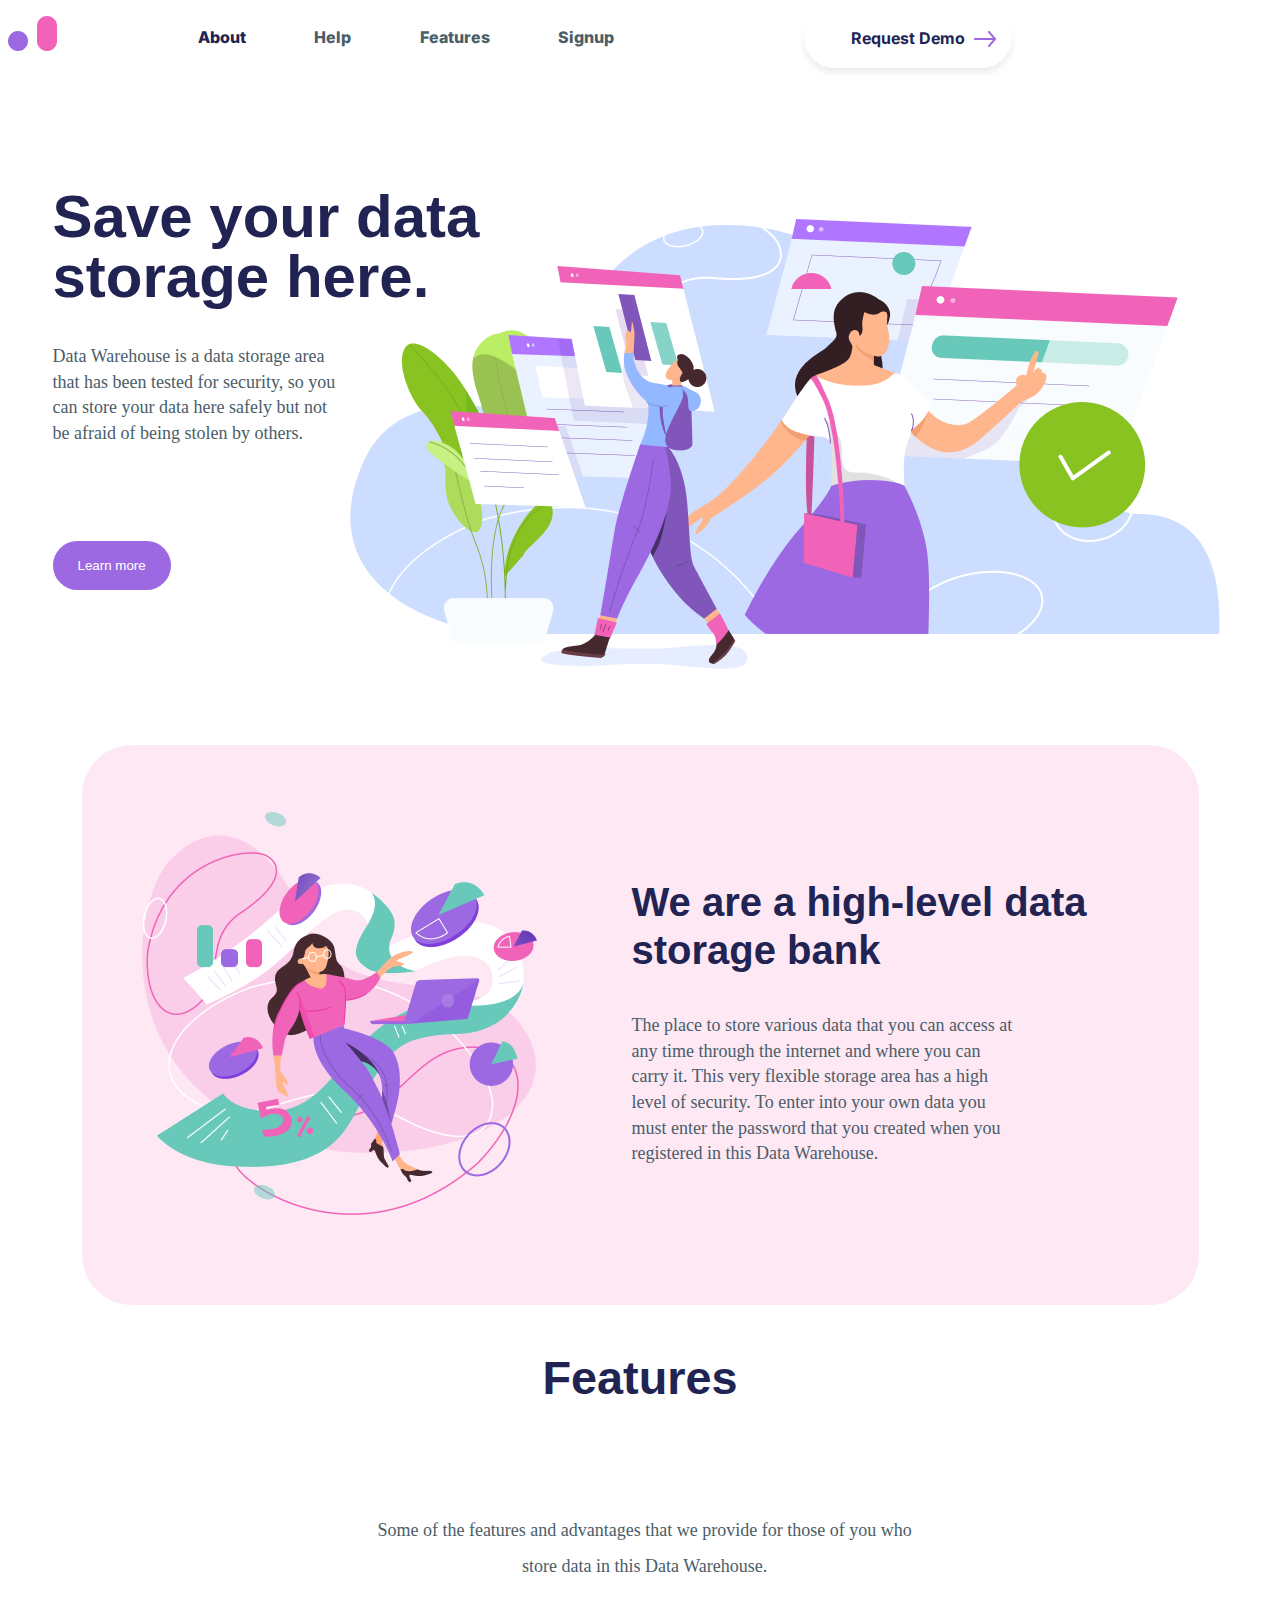
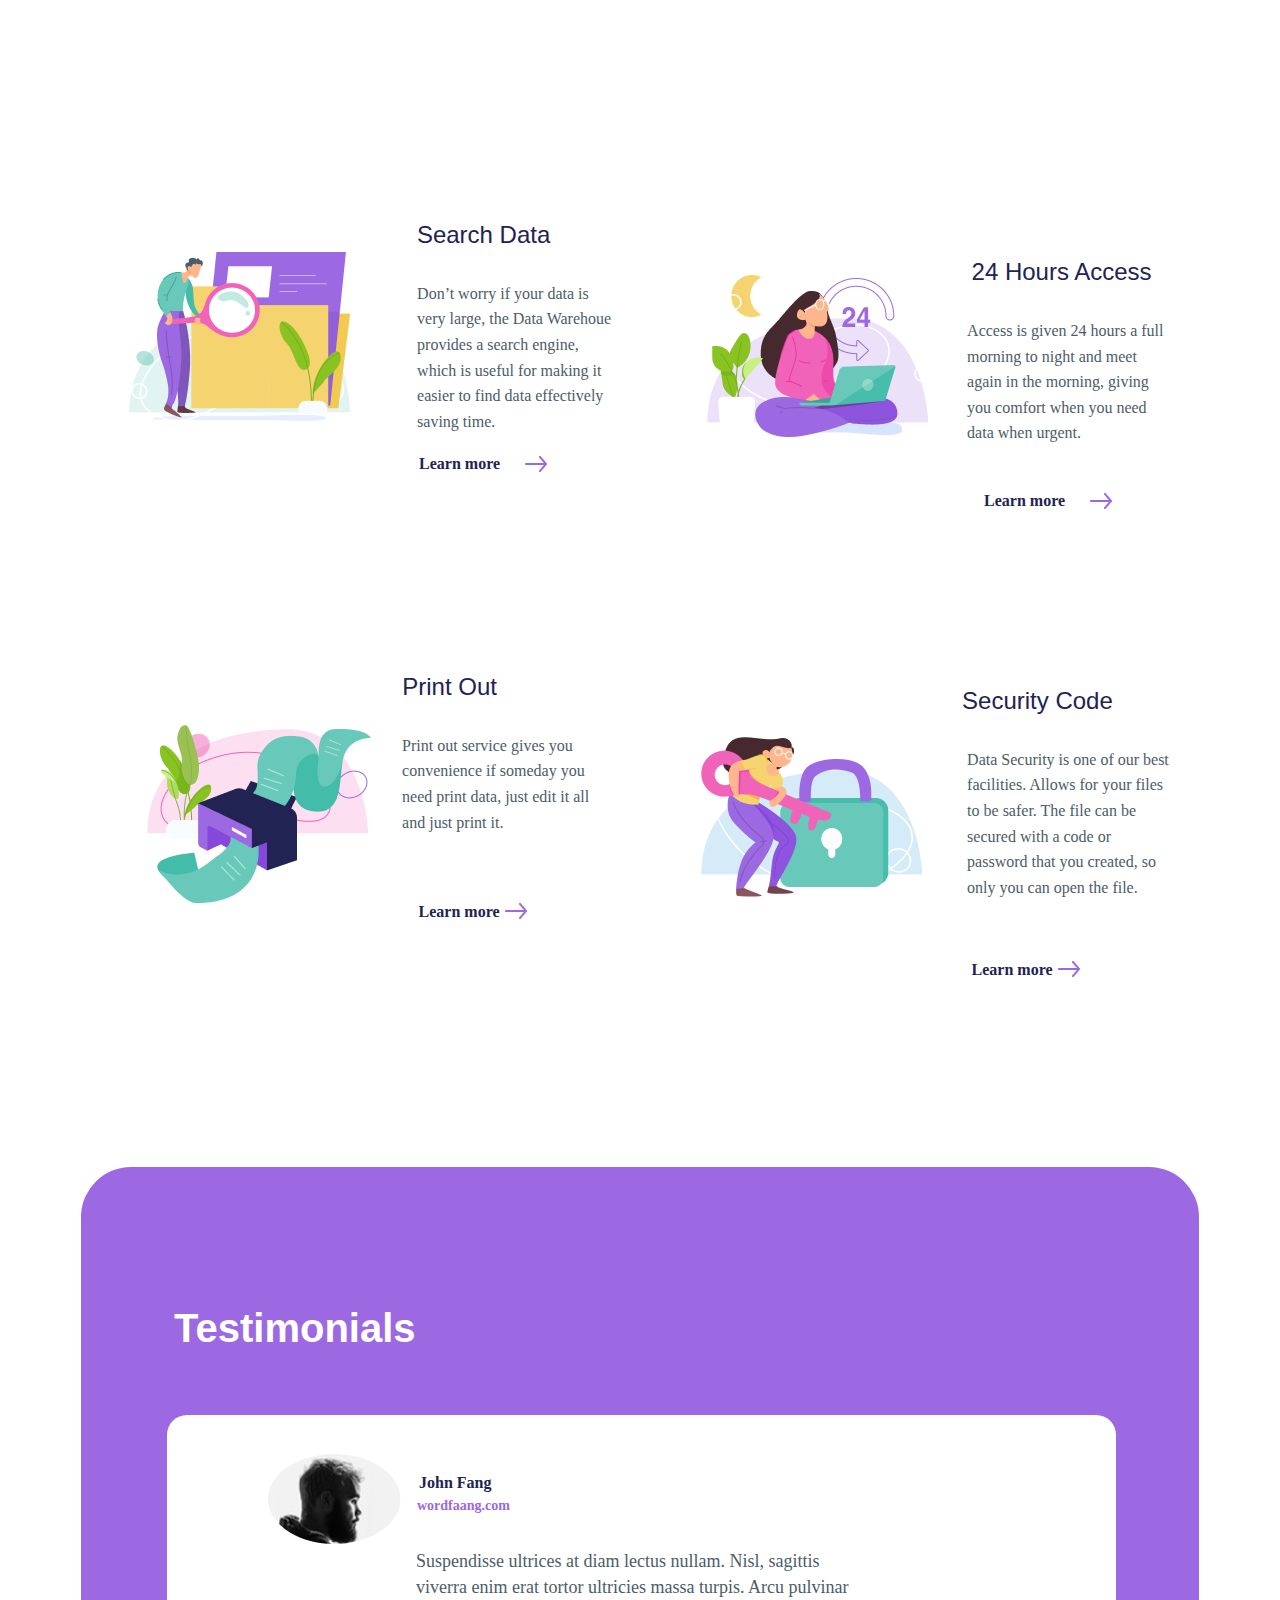
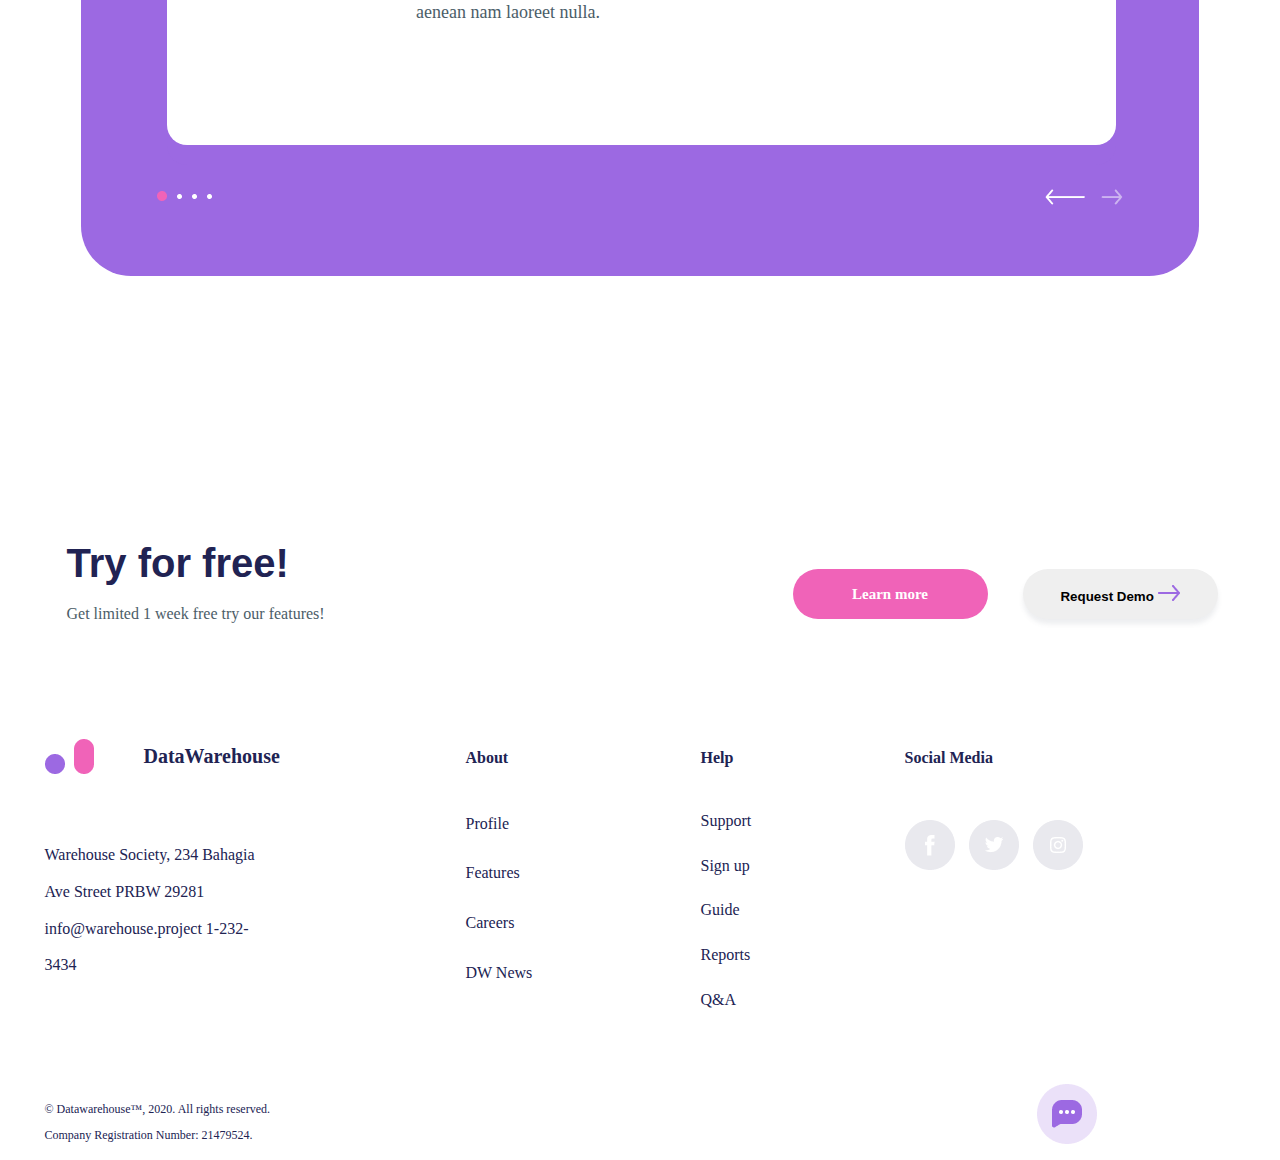
<file: HW6/hw6.html>
<!DOCTYPE html>
<html lang="en">
<head>
    <meta charset="UTF-8">
    <meta http-equiv="X-UA-Compatible" content="IE=edge">
    <meta name="viewport" content="width=device-width, initial-scale=1.0">
    <link href="hw.css" rel="stylesheet" >
    <title>Document</title>
</head>
<body>
    <div class="header">
        <header>
            <div class="logo">
                <img src="image/Logo.png" alt="img">
            </div>
            <div class="header_text">
                <div><a href="#" class="about">About </a></div>
                <div><a href="#">Help</a></div>
                <div><a href="#">Features</a></div>
                <div><a href="#">Signup</a></div>
            </div>
            <div>
                <button class="bt_Request_Demo">Request Demo <img src="image/arrow.png" class="arrow"></button>
            </div>
        </header>       
     <!--main-->    
        <div class="Save-youre-data">
            <div class="title-save">
                <h1>Save your data storage here.</h1>
            </div>
            <div class="box-text-save">
                <p>Data Warehouse is a data storage area that has been
                    tested for security, so you can store your data here
                    safely but not be afraid of being stolen by others.</p>
            </div>
            <div>
                <button class="learn">Learn more</button>
            </div>
            
            <div class="save-img">
                <img src="image/background.png">
            </div>        
        </div>
        <!-- box 2 -->
            <div class="box2">  
                <div class="girl-img">
                    <img src="image/girl.png">
                </div>
                <div class="title-girl">
                    <h2>We are a high-level data storage bank</h2>
                </div>
                <div class="text-girl">
                    <p>The place to store various data that you can access at any time through the internet 
                         and where you can carry it. 
                        This very flexible storage area has a high level of security. To enter into your
                         own data you must 
                        enter the password that you created when you registered in this Data Warehouse. </p>
                </div>
            </div>
            <!-- box 3 -->
            <div class="box3">
                <div class="features-title">
                    <h3>Features</h3>
                </div>
                <div class="features-text">
                    <p>Some of the features and advantages that we provide 
                        for those of you who store data in this Data Warehouse.</p>
                </div>
                <!-- boxs-4/4 -->
                <!-- box-1/4 -->
                <div class="box-1">
                    <div class="photo-1-box">
                        <img src="image/Search_Data.png">
                    </div>
                    <div class="title-1-box">
                        <h4>Search Data</h4>
                    </div>
                    <div class="text-1-box">
                        <p>Don’t worry if your data is very large, the Data Warehoue provides a
                             search engine, which is useful for making it easier to
                              find data effectively saving time.</p>                           
                    </div>
                    <button class="learn-more-1">Learn more <img src="image/arrow.png"  class="arrow-1"></button>
                </div>
                <!-- box-2/4 -->
                <div class="box-2">
                    <div class="photo-2-box">
                        <img src="image/Hours.png">
                    </div>
                    <div class="title-2-box">
                        <h5>24 Hours Access</h5>
                    </div>
                    <div class="text-2-box">
                        <p>Access is given 24 hours a full morning to night and
                            meet again in the morning, giving you comfort when
                            you need data when urgent.</p>
                    </div>
                    <button class="learn-more-2">Learn more  <img src="image/arrow.png"  class="arrow-1"></button>
                    
                </div>
                <!-- box-3/4 -->
                <div class="box-3">
                    <div class="photo-3-box">
                        <img src="image/print.png">
                    </div>
                    <div class="title-3-box">
                        <h6>Print Out</h6>
                    </div>
                    <div class="text-3-box">
                        <p>Print out service gives you convenience if someday
                            you need print data, just edit it all and just print it.
                        </p>     
                        <button class="learn-more-3">Learn more  <img src="image/arrow.png"  class="arrow-1"></button>
                    </div>
                </div>
                   <!-- box 4/4 -->
                   <div class="box-4">
                        <div class="photo-4-box">
                            <img src="image/Security.png">
                        </div>
                        <div class="title-4-box">
                            <h7 class="h7">Security Code</h7>
                        </div>
                        <div class="text-4-box">
                            <p>Data Security is one of our best facilities. Allows for your files
                                to be safer. The file can be secured with a code or password that 
                                you created, so only you can open the file.
                            </p>
                            <button class="learn-more-4">Learn more  <img src="image/arrow.png"  class="arrow-1"></button>
                        </div>
               </div>
            </div>
            <!-- box4 -->
            <div class="purp_div">
                <div class="purp-text">
                    <p>Testimonials</p>
                </div>
                <div class="white_div">
                    <img src="image/man.png" class="man-photo">
                    <h8>John Fang </h8>
                    <a type="#" class="wordfaang">wordfaang.com</a>
                    <div class="text-man">
                        <p>Suspendisse ultrices at diam lectus nullam. 
                            Nisl, sagittis viverra enim erat tortor ultricies massa turpis.
                             Arcu pulvinar aenean nam laoreet nulla.</p>
                    </div>
                
                </div>
                <div class="points">
                    <img src="image/points.png ">
                    <img src="image/arrows.PNG" class="arrows">
                </div>
            </div>
            <!-- box Try for free! -->
            <div class="footer">
            <div class="Try">
                <h9>Try for free!</h9>
                <p class="text-try">Get limited 1 week free try our features!</p>
            </div>
            <div class="bt-two">
                <div class="bt1-div"><button class="bt1_footer">Learn more</button></div>
                <div class="bt2-div"><button class="bt2_footer">Request Demo <img src="image/arrow.png"></button></div> 
            </div>
            </div>
            <!-- last div -->
            <div class="last_div">
                <div class="div-logo"> 
                    <img src="image/Logo.png"img" class="Logo2">
                    <h10>DataWarehouse</h10>
                </div>
                <div class="text1-last-div">
                    <a type="#"class="a1" >Warehouse Society, 234
                        Bahagia Ave Street PRBW 29281 info@warehouse.project
                        1-232-3434 </a>
                </div>
                <div class="text_about">
                    <p class="p1">About</p>
                    <p>Profile
                        Features
                        Careers
                        DW News</p>
                </div>
                <div class="text-help">
                    <p class="p2">Help</p>
                    <p class="p2-2">Support Sign up Guide Reports Q&A</p>
                </div>
                <div class="social">
                    <p class="p3">Social Media</p>
                </div>
                <div class="sm"><img src="image/SM.png"></div>
                <div class="ps">
                    <p>© Datawarehouse™, 2020. All rights reserved.
                        Company Registration Number: 21479524.</p>
                </div>
                <div class="ms"><img src="image/ms.png"></div>
            </div>
     </div>
</body>
</html>
</file>
<file: hw#4/s.css>
.box_global {
    background: #D52047;
    position: absolute;
    width: 1440px;
    height: 500px;
   
}
/*1*/
.box1 {
    position: absolute;
    width: 410px;
    height: 195px;
    left: 165px;
    top: 122px;
}
.text1,
.text2 {
    color: white;

}
.text1 {
    font-size: 36px;
    font-family: Lato;

}
.text2 {
    font-size: 14px;
    font-family: Lato;
    line-height: 140%;
}
.photo {
    position: absolute;
    width: 533px;
    height: 311px;
    left: 691px;
    top: 94px;
}
.photo2 {
    position: absolute;
    width: 134px;
    height: 32px;
    left: 163px;
    top: 357px;
    cursor: pointer;
}
/*2*/
.box2 {
    position: absolute;
    width: 1440px;
    height: 500px;
    left: 0px;
    top: 500px;
}
.box_Contact {
    position: absolute;
    width: 445px;
    height: 160px;
    left: 176px;
    top: 177px;
    color: #000000;
}
.text3 {
    font-size: 36px;
    font-family: Lato;
    font-family: Lato;
}
.text4 {
    font-size: 14px;
    line-height:2;
    font-family: Lato;
}
.box_bt {
    position: absolute;
    width: 540px;
    height: 305px;
    left: 735px;
    top: 617px;

}
.box_bt {
    position: absolute;
    width: 625px;
    height: 305px;
    left: 735px;
    top: 230px;
}
.first {
    border: 1px solid #333333;
    box-sizing: border-box;
    border-radius: 6px;
    width: 255px;
    height: 60px;
    padding-left: 31px;
    color: rgba(19, 39, 67, 0.5);
    font-size: 16px;
    font-family: Lato;
}
.last {
    width: 255px;
    height: 60px;
    border: 1px solid #333333;
    box-sizing: border-box;
    border-radius: 6px;
    padding-left: 31px;
    margin-left: 30px;
    color: rgba(19, 39, 67, 0.5);
    font-size: 16px;
    font-family: Lato;
}
.phone {
    position: absolute;
    width: 540px;
    height: 60px;
    left: 0;
    top: 84px;
    border: 1px solid #333333;
    box-sizing: border-box;
    border-radius: 6px;
    padding-left: 31px;
    color: rgba(19, 39, 67, 0.5);
    font-size: 16px;
    font-family: Lato;
}
.select {
    position: absolute;
    top: 168px;
    left: 0px;
    height: 60px;
    width: 540px;
    border: 1px solid #333333;
    box-sizing: border-box;
    border-radius: 6px;
    color: rgba(19, 39, 67, 0.5);
    padding-left: 31px;
    font-size: 16px;
    font-family: Lato;
}
.Submit_Now {
    position: absolute;
    left: 0px;
    top: 255px;
    height: 50px;
    width: 160px;
    font-size: 14px;
    font-family: Lato;
    background: #ED4C5C;
    border: 1.5px solid #ED4C5C;
    box-sizing: border-box;
    border-radius: 6px;
    color:white;
    cursor: pointer;
}
.text_footer2{
    width: 1440px;
    height: 435px;
    left: 0px;
    top: 1045px; 
}

.footer_box1 {
    position: absolute;
    width: 158px;
    height: 264px;
    left: 161px;
    top: 1130px;
}
.text_adress {
    font-family: Lato;
    font-size: 18px;
    font-weight: bold;
}
.text_footer1 {
    font-size: 12px;
    font-family: Lato;
    position: absolute;
    top: 55px;
    line-height: 150%;
}
.text_footer2 {
    font-size: 12px;
    position: absolute;
    top: 250px;
}
.footer_box2 {
    position: absolute;
    width: 254px;
    height: 164px;
    left: 450px;
}
.Services {
    position: absolute;
    width: 67px;
    height: 22px;
    left: 100px;
    top: 1130px;   
    font-family: Lato;
    font-style: normal;
    font-weight: bold;
    font-size: 18px;
    line-height: 22px;
}
.text_footer3 {
    position: absolute;
    width: 87px;
    height: 114px;
    left: 100px;
    top: 1180px;
    line-height: 160%;
    font-size: 12px;
}
.footer_box4 {
    position: absolute;
    width: 155px;
    height: 128px;
    left: 849px;
    top: 1130px;
}
.Get {
    font-weight: bold;
    font-size: 18px;
    font-family: Lato;
    cursor: pointer;
}
.text_footer4 {
    font-size: 12px;
    font-family: Lato;
    line-height: 35px;
    cursor: pointer;
}
.f {
    cursor: pointer; 
}
.We_Support {
    position: absolute;
    width: 97px;
    height: 22px;
    left: 1150px;
    top: 1130px;
    font-family: Lato;
    font-style: normal;
    font-weight: bold;
    font-size: 18px;
    line-height: 22px;
}
</file>
<file: hw1_css/styles.css>
@font-face {
    font-family: "girloy";
    src: url("./fonts/girloy/Gilroy-Black.ttf") format("truetype"); 
    font-style: normal; 
    font-weight: 900;
     }
html{
    font-family: 'Inter', sans-serif;
} 
.body{
    background-color:gray;
}
/*1*/
.box1 {
   background-color: #0B2239;
   width: 1440px;
   padding:  10px 60px;
   margin: 0 16px;
   display: flex;
   align-items: center;

    
}
.text1{
    color: white;
    margin-right: 42px;
    font-size: 13px;
    max-width: 922px;
    width: 100%; 
    line-height: 20px;
   
   
}
.bt1{
    display:inline-flex;
    background:transparent;
    cursor: pointer;  
    color: #4AD295;
    outline:none;
    border: none;
    white-space: nowrap;
    margin-right: 20px;
    font-family: Arial;
    font-size: 12px;
    font-weight: 600;
    text-decoration: underline;  

}
.bt2{
    padding: 8px 12px;
    background: #4AD295;
    color:white;
    border: none;
    display:inline-flex;
    cursor: pointer;
    border-radius:2px;
}
/*2*/
.box2{
    width: 1440px;
    background-color: #2B2627;
    align-items:center;
    display: flex;
    margin-top: 24px;
    margin-left: 16px; 
    
}
.text2{
    color:white;
    font-size: 13px;
    flex: none;
    flex-grow: 0;
    margin: 20px 8px;
    margin-left: 8px;


}
.hrest{
    cursor: pointer;
    width: 16px;
}
.one{
    margin-left: 400px;
}
.sul{
    color:white;
}
/*3*/
.box3{
    background-color: white;
    width: 560px;
    padding:  16px 14px;
    margin-top:72px;
    display: flex;
    align-items: center;
    margin-left: 16px;   
    border-radius: 16px;
}
.btimg1{
    background:rgba(234, 76, 137, 0.1);
    border:none;
    height: 36px;
    padding: 8px;
    margin-left: 29px;
    border-radius:10px;
    cursor: pointer;

}
.bt3{
    background:#E8E8E8;
    height: 28px;
    border-radius: 8px;
    border:none;
    cursor: pointer;
}
.bt4{
    background: #EA4C89;
    padding: 4px 10px;
    width: 52px;
    height: 28px;
    border-radius: 8px;
    margin:0px 10px;
    border:none;
    color: white;
    cursor: pointer;
}
.text3{
    margin-left: 10px;
    font-size: 14px;
    line-height: 20px;
}
.sul2{
    color: #EA4C89;
    text-decoration: none;
    cursor: pointer;
}
/*4*/
.box4{
    background-color: #26262B;;
    width: 560px;
    padding:  16px 14px;
    margin-top:36px;
    display: flex;
    align-items: center;
    margin-left: 16px;   
    border-radius: 10px;
    font-size: 12px;
    
}
.text4{
    color:white;
    line-height: 20px;
}
.bt5{
    background:white;
    padding: 4px 10px;
    width: 52px;
    height: 28px;
    border-radius: 8px;
    margin:0px 10px;
    border:none;
    color: black;
    cursor: pointer;
}
.sul3{
    color:#dd8136;
    text-decoration: none;
    cursor: pointer;
}
/*5*/
.box5{
    max-width: 360px;
    padding: 24px;
    margin-right: 40px;
    background: rgba(28, 37, 64, 0.95);
    box-shadow: 0px 12px 24px -6px rgba(96, 96, 96, 0.15), 0px 0px 1px rgba(96, 96, 96, 0.1);
    border-radius: 6px;
    flex-direction: column;
    justify-content: flex-start;
    align-items: start;
    margin-top: 72px;
    margin-left: 16px;
}
.text5{
    color:white;
    font-size: 14px;
    margin-top: 10px;
    line-height: 20px;
 
}
.sul4{
    color: white;
    text-decoration: none;
    margin-top: 24px;
}
.bt6{
    border: none;
    border-radius: 6px;
    margin-left: 64px;
    padding: 8px 20px;
    background: #09B3AF;
    color:white;
    cursor: pointer;
}
.box5-2{
    white-space: none
}
.sul5{
    color: white;
}
/*6*/
.box6{
    background:white;
    max-width: 360px;
    padding: 16px;
    margin-right: 40px;
    box-shadow: 0px 12px 24px -6px rgba(96, 96, 96, 0.15), 0px 0px 1px rgba(96, 96, 96, 0.1);
    border-radius: 6px;
    flex-direction: column;
    justify-content: flex-start;
    align-items: start;
    margin-top: 72px;
    margin-left: 40px;

}
.Cookie-Notice2{
    color:black;
    height: 15px;
}
.box6-1{
    display: flex;
    align-items: center;
   
}
.title1{
    font-size: 16px;
    margin-left: 5px;
    margin-bottom: 8px;
}
.bt7{
    background:#EAF0F4;
    border: none;
    padding-left:30px ;
    padding-right: 30px;
    font-size:14px;
    color: #687F8C;
    padding-top: 8px;
    padding-bottom: 8px;
    box-shadow: 0px 2px 2px -2px rgba(34, 38, 50, 0.3);;
    border-radius: 6px;
    font-size: 14px;
    cursor: pointer;
}

.bt8{
    margin-left: 8px;
    background: #40C1A7;
    box-shadow: 0px 2px 2px -2px rgba(34, 38, 50, 0.3);
    border-radius: 6px;
    border:none;
    padding-left: 50px;
    padding-right: 50px;
    padding-top: 8px;
    padding-bottom: 8px;
    color:white;
    font-size: 14px;
    cursor: pointer;
    
}
.box5-6{
    display: flex;
}
.text6{
    color:#687F8C;
    margin-top: 0px;
}
/* 7 */
.box7-8{
    margin-top: 72px;
    margin-left:16px;
    display: flex;
}
.box7{
    background: linear-gradient(180deg, rgba(255, 255, 255, 0.15) 0%, rgba(186, 226, 255, 0.15) 23.96%, rgba(229, 217, 255, 0.15) 71.87%, rgba(255, 255, 255, 0.15) 100%), #FFFFFF;
    box-shadow: 0px 8px 32px rgba(10, 3, 89, 0.1);
    border-radius: 20px;
    padding: 32px;
    width: 320px;
    display: flex;
    flex-direction:column;
    align-items: center;
    box-sizing: border-box;
}
h2{
    margin-bottom: 0px;
    font-size: 28px;
    font-weight: 900;
    font-family: "girloy";
    color:#15295A;
}
.text7{
    font-size: 16px;
    max-width: 256px;
    text-align: center;
    color: #15295A;
    margin-bottom: 32px;
}
.bt9{
    background: #4A7EFF;
    border-radius: 43px;   
    border: none;
    color: white;
    font-size: 16px;
    padding:10px 32px;
    font-weight: 700;
    cursor: pointer;
}
/* 8 */
.box8{
    background: #FFFFFF;
    box-shadow: 0px 8px 32px rgba(10, 3, 89, 0.1);
    border-radius: 4px;
    max-width: 320px;
    padding: 16px 16px 16px;
    margin-left: 40px;
    
}
.text8{
    font-size: 16px;
}
.sul10{
    font-size: 14px;
    color: #6666FF;
    text-decoration: none;

}
.bt10{
    background: #6666FF;
    border-radius: 4px;
    color: white;
    margin-left: 157px;
    border:none;
    cursor: pointer;
    padding: 10px 12px;
}
</file>
<file: HW4/s.css>
@import url('https://fonts.googleapis.com/css2?family=Lato:ital,wght@0,100;0,300;0,400;0,700;0,900;1,100;1,300;1,400;1,700;1,900&display=swap');
body {
	margin:0px;
	padding:0px;
    font-family: 'Lato', sans-serif;
}
.box_global {
    background: #ED4C5C;
    position: relative;
    width: 1440px;
    height: 500px;
    margin: auto; 
}
/*1*/
.box1 {
    position: absolute;
    width: 410px;
    height: 195px;
    left: 165px;
    top: 122px;
}
.text1,
.text2 {
    color: white;

}
.text1 {
    font-size: 36px;
    font-family: Lato;

}
.text2 {
    font-size: 14px;
    font-family: Lato;
    line-height: 140%;
}
.photo {
    position: absolute;
    width: 533px;
    height: 311px;
    left: 691px;
    top: 94px;
}
.photo2 {
    position: absolute;
    width: 134px;
    height: 32px;
    left: 163px;
    top: 357px;
    cursor: pointer;
}
/*2*/
.box2 {
    position: absolute;
    width: 1440px;
    height: 500px;
    left: 0px;
    top: 500px;
}
.box_Contact {
    position: absolute;
    width: 445px;
    height: 160px;
    left: 176px;
    top: 177px;
    color: #000000;
}
.text3 {
    font-size: 36px;
    font-family: Lato;
    font-family: Lato;
}
.text4 {
    font-size: 14px;
    line-height:2;
    font-family: Lato;
}
.box_bt {
    position: absolute;
    width: 540px;
    height: 305px;
    left: 735px;
    top: 617px;

}
.box_bt {
    position: absolute;
    width: 625px;
    height: 305px;
    left: 735px;
    top: 230px;
}
.first {
    border: 1px solid #333333;
    box-sizing: border-box;
    border-radius: 6px;
    width: 255px;
    height: 60px;
    padding-left: 31px;
    color: rgba(19, 39, 67, 0.5);
    font-size: 16px;
    font-family: Lato;
}
.last {
    width: 255px;
    height: 60px;
    border: 1px solid #333333;
    box-sizing: border-box;
    border-radius: 6px;
    padding-left: 31px;
    margin-left: 30px;
    color: rgba(19, 39, 67, 0.5);
    font-size: 16px;
    font-family: Lato;
}
.phone {
    position: absolute;
    width: 540px;
    height: 60px;
    left: 0;
    top: 84px;
    border: 1px solid #333333;
    box-sizing: border-box;
    border-radius: 6px;
    padding-left: 31px;
    color: rgba(19, 39, 67, 0.5);
    font-size: 16px;
    font-family: Lato;
}
.select {
    position: absolute;
    top: 168px;
    left: 0px;
    height: 60px;
    width: 540px;
    border: 1px solid #333333;
    box-sizing: border-box;
    border-radius: 6px;
    color: rgba(19, 39, 67, 0.5);
    padding-left: 31px;
    font-size: 16px;
    font-family: Lato;
}
.Submit_Now {
    position: absolute;
    left: 0px;
    top: 255px;
    height: 50px;
    width: 160px;
    font-size: 14px;
    font-family: Lato;
    background: #ED4C5C;
    border: 1.5px solid #ED4C5C;
    box-sizing: border-box;
    border-radius: 6px;
    color:white;
    cursor: pointer;
}
.text_footer2{
    width: 1440px;
    height: 435px;
    left: 0px;
    top: 1045px; 
}

.footer_box1 {
    position: absolute;
    width: 158px;
    height: 264px;
    left: 161px;
    top: 1130px;
}
.text_adress {
    font-family: Lato;
    font-size: 18px;
    font-weight: bold;
}
.text_footer1 {
    font-size: 12px;
    font-family: Lato;
    position: absolute;
    top: 55px;
    line-height: 150%;
}
.text_footer2 {
    font-size: 12px;
    position: absolute;
    top: 250px;
}
.footer_box2 {
    position: absolute;
    width: 254px;
    height: 164px;
    left: 450px;
}
.Services {
    position: absolute;
    width: 67px;
    height: 22px;
    left: 100px;
    top: 1130px;   
    font-family: Lato;
    font-style: normal;
    font-weight: bold;
    font-size: 18px;
    line-height: 22px;
}
.text_footer3 {
    position: absolute;
    width: 87px;
    height: 114px;
    left: 100px;
    top: 1180px;
    line-height: 160%;
    font-size: 12px;
}
.footer_box4 {
    position: absolute;
    width: 155px;
    height: 128px;
    left: 849px;
    top: 1130px;
}
.Get {
    font-weight: bold;
    font-size: 18px;
    font-family: Lato;
    cursor: pointer;
}
.text_footer4 {
    font-size: 12px;
    font-family: Lato;
    line-height: 35px;
    cursor: pointer;
}
.f {
    cursor: pointer; 
}
.We_Support {
    position: absolute;
    width: 97px;
    height: 22px;
    left: 1150px;
    top: 1130px;
    font-family: Lato;
    font-style: normal;
    font-weight: bold;
    font-size: 18px;
    line-height: 22px;
}
</file>
<file: hw7/s.css>
* {
    font-family: 'Montserrat', sans-serif;
    margin: 0;
}
body {

}
.container {
    max-width: 1280px;
    width: 100%;
    margin: 0 auto;

}
.header  {
    position: relative;
    display: flex;
    justify-content: center;
    border: 1px;
    align-items: center;
    position: absolute;
    top: 0;
    left: 0;
    right: 0;
    z-index: 9999;
    padding: 20px 0;
}
.header__wrapper  {
    display: flex;
    align-items: center;
    justify-content: space-between;
}
.header__nav {
    display: flex;
    align-items: center;
    color: black; 
}
.header__nav a {
    text-decoration: none;
    color: black;
    padding: 0px 20px; 
}
.header__nav a:hover {
    text-decoration: underline;
}
.header__contacts  {
    display: flex;
    align-items: center;
    color: black;
}
.header__contacts a {
    display: flex;
    align-items: center;
    color:white;
    text-decoration: none;
    padding: 0px 20px; 
    width: 189px;
    justify-content: space-between;
}
.header__nav a.active {
    text-decoration: underline;
}
.bt_header {
    background: linear-gradient(89.77deg, #FF7A00 0.2%, #FFB039 99.82%);
    box-shadow: 0px 10px 20px rgb(255 122 0 / 20%);
    border-radius: 25px;
    order: 5;
    border: none;
    cursor: pointer;
    padding: 15px 30px;
}
.bt_header span {
    width: 158px;
    height: 22px;
    font-family: Montserrat;
    font-style: normal;
    font-weight: 600;
    font-size: 18px;
    line-height: 22px;
    text-align: center;
    color: #FFFFFF;
    text-decoration: none;
}

/* Main banner */
.main-banner__info {
    display: flex;
    justify-content: center;
    flex-direction: column;
}
.main-banner {
    position: relative;
    padding-top: 150px;
    padding-bottom: 200px;
}
.main-banner__content {
    position: relative;
    z-index: 5;
    display: flex;
    justify-content: space-between;

}
.main-banner:before {
    content:'';
    position: absolute;
    top: 0;
    bottom: 0;
    left: 0;
    width: 50vw;
    background-color:white;
}
.main-banner:after {
    content:'';
    position: absolute;
    top: 0;
    bottom: 0;
    right: 0;
    width: 50vw;
    background-color: rgb(46, 118, 201);
}
.main-banner__title  {
    max-width: 400px;
    font-family: Montserrat;
    font-style: normal;
    font-weight: 800;
    font-size: 40px;
}
.main-banner__subtitle {
    max-width: 250px;
    font-family: Open Sans;
    font-style: normal;
    font-weight: normal;
    font-size: 24px;
    display: flex;
    margin-top: 30px;
}
.main-banner__link {
    margin-top: 60px;
    display: flex;
    text-decoration: none;
    color:white;
    background: linear-gradient(89.77deg, #FF7A00 0.2%, #FFB039 99.82%);
    box-shadow: 0px 10px 20px rgba(255, 122, 0, 0.2);
    border-radius: 25px;
    max-width: 251px;
    justify-content: center;
    padding: 15px 30px;
}
.main-banner__img-1 {
    margin-right: -100px;
}
/* cards */
.advantages {
    margin-top: -115px;
}
.advantages__card{
    display: flex;
    flex-direction: column;
    align-items: center;
    border: 20px;
    filter: drop-shadow(0px 5px 20px rgba(17, 17, 17, 0.3));
    background-color:white;
    width:calc(25% - 20px);
    padding-top: 40px;
    padding-bottom: 20px;
    border-radius: 10px;
}
.advantages__card:not(:last-child) {
    margin-right: 20px;
}

.advantages__card-img-1 {
    max-width: 71px;
}
.advantages__card-text {
    max-width: 250px;
    text-align: center;
    display: flex;
    margin-top: 26px;
}
.advantages__content {
    display: flex;
    width: 100%;
}
/* grid */
.apartments {
    margin-top: 115px;
}
.apartments-title {
    font-family: Montserrat;
    font-style: normal;
    font-weight: 800;
    font-size: 36px;
    line-height: 44px;
    color: #2B7AF1;
    margin-bottom: 40px;
}
.apartments-item div {

}
.apartments__item {
    height: 300px;
    width: 100%;
    border-radius: 10px;
    position: relative;
    overflow: hidden;
}
.apartments__img {
    height: 100%;
    width: 100%;
}
.apartments__img img {
    width: 100%;
    height: 100%;
}

.apartments__row {
    display: grid;
    grid-template-columns: 2fr 1fr;
    grid-template-rows: 1fr;
    grid-gap: 20px;
    margin-bottom: 20px;
}
.apartments__row__reverse {
    display: grid;
    grid-template-columns: 1fr 2fr;
    grid-template-rows: 1fr;
    grid-gap: 20px;
}
.apartments__img:after {
    content: '';
    position: absolute;
    top: 0;
    left: 0;
    right: 0;
    bottom: 0;
    background: rgba(0,0,0,.5);
    z-index: 2;
}
.apartments__hero {
    color:white;
    position: absolute;
    top: 0;
    left: 0;
    right: 0;
    bottom: 0;
    z-index: 3;
    display: flex;
    flex-direction: column;
    justify-content: space-between;
    margin-left: 40px;
    margin-bottom: 20px;
}
.details {
    text-decoration: none;
    color:white;
    display:flex;
    justify-content: center;
    background: linear-gradient(89.77deg, #FF7A00 0.2%, #FFB039 99.82%);
    box-shadow: 0px 10px 20px rgba(255, 122, 0, 0.2);
    border-radius: 25px;
    width: 126px;
    height: 33px;
    align-items: center;
    font-family: Montserrat;
    font-style: normal;
    font-weight: 600;
    font-size: 14px;
    line-height: 17px;
}
.details_box{
    display: flex;
    justify-content: center;
}
.mid {
    font-size: 24px;
    font-weight: bold;
}
.bot {
    display: grid;
    grid-template-columns: 2fr 1fr;
    margin-top: 1em;
    row-gap: 30px;
    font-family: Montserrat;
    font-style: normal;
    font-weight: normal;
    font-size: 18px;
    line-height: 22px;
}
.price {
    grid-column: span 2;
}
.street{ 
    display: flex;
    align-items: center;
}
.street img {
    margin-right: 13px;
}
/* all__photos */
.bt__photos {
    display: flex;
    flex-direction: row ;
    justify-content: center;
    margin-top: 75px;
}
.all__photos {
    text-decoration: none;
    color:white;
    background: linear-gradient(89.77deg, #be8a59 0.2%, #FFB039 99.82%);
    box-shadow: 0px 10px 20px rgba(255, 122, 0, 0.2);
    border-radius: 25px;
    width: 304px;
    text-align: center;
    font-size: 16px;
    padding: 15px 25px;
}
/* maps */
h5,h3,h4 {
    color: #2B7AF1;
    font-size: 36px;
    font-weight: bold;
}
.contact-div {
    display: flex;
    flex-direction: column;
    justify-content: space-between;
}
.contact {
    display:flex;
    flex-direction: column;
    justify-content:space-between   
}
.map_contact {
    display: flex;
    flex-direction: row;
    margin-top: 220px;
    justify-content: space-between;
    margin-top: 38px;
}
.box-contact {
    display: flex;
    flex-direction: column;
    justify-content: space-between;
    height: 150px;
}
.text-box-cont {
    display: flex;
    flex-direction: row;
    align-items: center;  
}
.span-in-box {
    margin-left: 20px;
}
.social {
    display: flex;
    justify-content: space-between;
    width: 482px;  
}
.map {
    width: 758px;
    height: 429px;
}
.sub {
    flex-direction: row;
    justify-content: center;
    align-items: center;
    padding: 8px 20px;
    background: linear-gradient(89.77deg, #FF7A00 0.2%, #FFB039 99.82%);
    box-shadow: 0px 10px 20px rgba(255, 122, 0, 0.2);
    border-radius: 25px;
    color:white;
    font-weight: 600;
}
.bt-sub {
    display: flex;
    flex-direction: column;
    justify-content:space-between
}
/* about_us */
.box-us {
    height: 240px;
    display: flex;
    flex-direction: row;
    justify-content: space-between;
}
.text-us p {
    width: 433px;
    margin-top: 40px;
}
.reviews {
    width: 748px;
    display: flex;
    flex-direction: row;
    justify-content: space-around;
    align-items: center;
}
.h4 {

}
.reviews-boxs {
    display: flex;
    flex-direction: row;
    align-items:center;
}
.reviews-boxs div {
    margin-left: 20px
}
.line {
    display: flex;
    flex-direction: row;
    justify-content: center;
    margin-bottom: 107px;
    margin-top: 100px;
}
/* customer_reviews */
.customer_reviews {
    background: #2B7AF1;
    margin-top: 160px;
}
.customer_reviews-box {   
    margin-top: 160px;
}
h6 {
    font-weight: 800;
    font-size: 36px;
    line-height: 130%;
    color: #FFFFFF;
    grid-column: span 2;
}
.title-img {
    padding: 100px 0px;
}
.cards_customer {
    display: grid;
    grid-template-columns: 1fr 1fr;
    column-gap: 20px;
    row-gap: 75px;
}
.card-1 {
    background:white;
    grid-template-columns: 1fr 1fr;
    display: grid;
    grid-gap: 38px;
    padding: 28px 50px;
    border-radius: 10px;
}
.card-1 p {
    grid-column: span 2;
    font-size: 16px;
}
.card-1 img {
    justify-self: flex-end;
}
.title_card-1{
    color: #2B7AF1;
    font-weight: bold;
    font-size: 20px;
}
.card-1_adress-title {
    color: #2B7AF1;
    font-weight: bold;
    font-size: 16px;
}
.card-1_adress2 {
    justify-self: flex-end;
    align-self: flex-end;
}
.points-img {
    justify-self: center;
    grid-column: span 2;
    margin-top: 10px;
}
.sk {
    position: absolute;
    margin-left: 1098px;
    margin-top: -27px;
}
/* write_to_us */
.container_write {
    display: flex;
    justify-content: center;
}
.write_box {
    margin-top: 354px;
    background-image: url(image/bg_footer.png) ;
    width: 1440px;
    height: 557px;
    display: flex;
    flex-direction: column;
    justify-content: flex-end;
    align-items:center;
    margin-bottom: 40px;
}
.bt_logo {
    color:white;
    font-weight: 800;
    font-size: 18px;
    text-decoration:none;
    background: #2B7AF1;
    border-radius: 10px;
    padding: 19px 34px;
}
.contact_footer_grid {
    display: grid;
    grid-template-columns: 1fr 1fr;
}
.grid_footer-1 a {
    text-decoration: none;
    color:white
}
.grid_footer-1 a:hover {
    text-decoration: underline;
}
.grid_footer-1 {
    display: flex;
    align-items:center;
    grid-gap: 40px;
}
.grid_footer-2 a {
    text-decoration: none;
    color:white
}
.grid_footer-2 a:hover {
    text-decoration: underline;
}
.grid_footer-2 {
    display: flex;
    align-items:center;
    grid-gap: 15px;
}
.last_text {
    color:white;
    font-size: 14px;
    line-height: 17px;
    margin-bottom: 35px;
   
    margin-top: 20px;
}
.span_last_text {
    margin-left:300px;
}
.email_footer {
    display: grid;
    grid-template-columns: 1fr 2fr;
    align-items: center;
}
.phone_footer {
    display: grid;
    grid-template-columns: 1fr 2fr;
    align-items: center;
}
/* box_white */
.box_text_white {
    position: absolute;
    margin-top: 110px;
    margin-left: -700px;
    background:white;
    padding: 60px 52px;
    border-radius: 10px;
    filter: drop-shadow(0px -5px 20px rgba(41, 41, 42, 0.2))
}
h10 {
    color: #2B7AF1;
    font-weight: bold;
    font-size: 36px;
    line-height: 44px;
}
.box_white {
    text-align: center;
}
.input_white {
    border: 1px
    solid rgba(17, 17, 17, 0.5);
    box-sizing: border-box;
    border-radius: 10px;
    color: inherit;
    font: inherit;
    font-family: Open Sans;
    font-style: normal;
    font-weight: normal;
    font-size: 16px;
    line-height: 22px;
    color: rgba(17, 17, 17, 0.5);
    padding: 10px 20px;
    margin-bottom: 15px;
}
.input_white-2 {
    border-radius: 10px;
    border: 1px solid rgba(17, 17, 17, 0.5);
}
.form {
    display: flex;
    flex-direction: column;
    width: 313px;
    margin-top: 25px;
}
.form textarea {
    border: 1px
    solid rgba(17, 17, 17, 0.5);
    box-sizing: border-box;
    border-radius: 10px;   
    font: inherit;
    font-family: Open Sans;
    font-style: normal;
    font-weight: normal;
    font-size: 16px;
    line-height: 22px;
    color: rgba(17, 17, 17, 0.5);
    padding: 10px 20px;
}
.bt_white {
    background: linear-gradient(89.77deg, #ff7a00 0.2%, #ffb039 99.82%);
    box-shadow: 0px 10px 20px rgb(255 122 0 / 20%);
    border-radius: 25px;
    color: #fff;
    margin-top: 25px;
    border: none;
    padding: 15px 30px;
    font-weight: 600;
    font-size: 16px;
    line-height: 20px;
    width: 152px;
  
}
.sk-up {
    position: absolute;
    margin-left: -43px;
    margin-top: -42px;
  
}
.text_white_box {
    position: absolute;
    width: 665px;
    height: 174px;
    font-size: 18px;
}
.text_white {
    position: absolute;
    margin-top: 172px;
    margin-left: -160px;
}
.tetyana {
    display: flex;
    flex-direction: column;
    margin-top: 20px;
}
.tetyana_text {
    color: #2B7AF1;
    font-weight: bold;
    font-size: 18px;
}
.headmaster {
    margin-top: 10px;
}
</file>
<file: hw9/s.css>
* {
  font-family: Lato;
}
@media screen and (max-width: 360px) {
  * {
    display: flex;
    flex-direction: column;

  }
  img {
    width: 200px;
  }
}
.container {
  max-width: 1500px;
  width: 100%;
  margin: 0 auto;
}
/* app;e_store */

.apple_store_content {
  display: flex;
  flex-direction: row;
  justify-content: space-between;
  background: #F4F6F9;
}
.info_apple_store {
  display: flex;
  flex-direction: column;
  justify-content: space-between;
  margin-left: 20px;
}
.text_apple_store {
  margin-bottom: 150px;
  height: 305px;
  display: flex;
  flex-direction: column;
  justify-content: space-between;
}
.title_box_1 {
  font-weight: bold;
  font-size: 36px;
  line-height: 48px;
  color: #333333;
}
/* VIDEO_BOX */
.video_box {
  background-image: url(image/ronaldo.png);
  background-repeat: no-repeat;
  background-size: cover;
  height: 592px;
  width: 53%;
  position: relative;
  
}
.video_box::after {
  content: '';
  background: linear-gradient(270deg, #FFFFFF 5.16%, rgba(255, 255, 255, 0) 67.14%), rgba(255, 255, 255, 0.5);
  z-index: 1;
  position: absolute;
  top: 0;
  bottom: 0;
  right: 0;
  left: 0;
  height: 100%;
  width: 100%;
  display: block;
}
.football_video_content {
  display: flex;
  flex-direction: row;
  align-items: center;
}
.text_video_box {
  width: 419px;
  height: 501px;
  display: flex;
  flex-direction: column;
  justify-content: space-evenly;
  margin-left: 68px;
}
.WHAT_IT_DOES {
  font-weight: bold;
  font-size: 16px;
  color: #00ADEE;
}
.experience {
  font-weight: bold;
  font-size: 28px;
  color: #333333;
}
.text_video_box p {
  color: #4F4F4F;
  font-size: 16px;
}
.Learn_more {
  color: #00ADEE;
  font-weight: bold;
  font-size: 16px;
  text-decoration: none;
}
.Learn_more:hover {
  text-decoration: underline;
}
.img-sat {
  margin-top: 92px;
  position: absolute;
  z-index: 3;
  margin-left: 74px;
}
.img-video {
  position: absolute;
  z-index: 2;
  margin-top: 313px;
  margin-left: 247px;
}
/* get-started */
.get-started-content {
  background-image:url(image/bg_3.png);
  position: relative;
  height: 687px;
  display: flex;
  flex-direction: column;
      justify-content: center;
}
.get-started-box {
  width: 419px;
  height: 501px;
  display: flex;
  flex-direction: column;
  justify-content: space-evenly;
  margin-left: 68px;
}
.GET_STARTED {
  font-weight: bold;
  font-size: 16px;
  color: #00ADEE;
}
.User-friendly {
  color: #333333;
  font-weight: bold;
  font-size: 28px;
  line-height: 37px;
}
/* feature */
h1 {
  font-weight: bold;
  font-size: 28px;
  line-height: 37px;
  color:white;
  padding: 43px;
}
.features_content {
  background-image:url(image/bg_4.png);
  display: flex;
  flex-direction: column;
  align-items: center;
}

.feature-content__info {
  color:white;
  display: grid;
  grid-template-columns: 1fr 1fr 1fr;
  align-items: center;
  grid-auto-rows: minmax(100px, auto);
  grid-gap: 70px 55px;
  margin-bottom: 88px;
}
.feature-content__info div {
  display:flex;
  flex-direction: column;
}
.grid-img{
  max-width: 40px;
  max-height: 40px;
}
.grid-text-info {
  width: 311px;
}
/* Users_say */
.usres-say__content {
  display: flex;
  flex-direction: column;
  height: 375px;
  justify-content: space-around;
  align-items:center;
}
.circles {
  width: 143px;
}
.users-boxs {
  width: 100%;
  display: flex;
  flex-direction: row;
  justify-content: space-between;

}
/* featured */
h3 {
  font-weight: bold;
  font-size: 28px;
  line-height: 37px;
}
.featured-content {
  display: flex;
  flex-direction: column;
  align-items:center;
  height: 279px;
  justify-content:space-around;
  margin-top: 40px;
}
.featured-logo {
  width: 100%;
  display: flex;
  flex-direction: row;
  justify-content: space-evenly;
}
.featured-logo img {
  height:40px;
}
/* get_up */
h4 {
  font-weight: bold;
  font-size: 28px;
  line-height: 37px;
}
.get-up__content {
  margin-top: 83px;
  display: flex;
  flex-direction: row;
}
.get-up__text {
  display: flex;
  flex-direction: column;
  justify-content: space-evenly;
  margin-left: 80px;
}
.get-up__text p {
  width: 535px;
}
/* footer */
.footer-logo__box {
  background: #00ADEE;
  height: 127px;
  display: flex;
  flex-direction: row;
  justify-content: space-around;
  align-items: center;
}
.footer-logo__box img {
  width: 99px;
  height: 32px;
}
.footer-networks {
  height: 32px;
}
.footer-networks img {
  height: 25px;
  width:25px;
}
.footer-info {
  display: flex;
  width: 517px;
  justify-content: space-around;
  color: white;
}

.footer-info a {
  text-decoration: none;
  color: white;
}
.info-img:hover {
  text-decoration: underline;
}
</file>
<file: HW6/hw.css>
@import url('https://fonts.googleapis.com/css2?family=Inter:wght@100;200;300;400;500;600;700;800;900&display=swap');
body {
    position: relative;
    font-style: normal;
    font-weight: 800;
    font-size: 16px;
    line-height: 160%;
    font-family: 'Inter', sans-serif
}
.all{
    position: absolute;
    width: 1248px;
    height: 754px;
    left: 50%;
    transform: translateX(-50%);
    top: 50px;
}
header {
    position: relative;
    height: 139px;
    width: 1822px;
    margin-left: auto;
    display: block;
    justify-content: space-between;
}
a {
    text-decoration: none;
    color: #4B5D68;
    font-size: 16px; 
}
.logo {
    position: absolute;
    top: 8px;
}
.about {
    color:#212353;
}
.header_text{
    text-decoration: none;
    position: absolute;
    width: 416px;
    height: 42px;
    left: 170px;
    margin: 17px 20px;
    top: 0px;
    justify-content: space-between;
    flex-direction: row;
    display: flex;
    
}
.bt_Request_Demo {
    position: absolute;
    width: 208px;
    height: 60px;
    left: 796px;
    top: 0px;
    background: #FFFFFF;
    box-shadow: 0px 5px 5px rgb(75 93 104 / 10%);
    border-radius: 50px;
    border: 0ch;
    font-family: 'Inter', sans-serif;
    font-size: 16px;
    color: #212353;
    font-weight: bold;
    cursor: pointer;
}  
.arrow{
    top: 23px;
    position: absolute;
    left: 170px;
}
/* main */
.Save-youre-data {
    width: 1175px;
    height: 558px;
    margin-right: auto;
    margin-left: auto;
    position: relative;
}
.title-save {
    width: 427px;
    height: 139px;
    font-family: Helvetica;
    font-style: normal;
    font-weight: bold;
    font-size: 30px;
    line-height:1;
    color:#212353;
}
.box-text-save {
    font-family: Avenir;
    font-style: normal;
    font-weight: 500;
    width: 293px;
    color: #4B5D68;
    font-size: 18px;
}
.save-img {
    position: absolute;
    left: 282px;
    top: 29px;
}
.learn {
    position: absolute;
    border-radius: 50px;
    background-color:  #9C69E2; 
    color:white;  
    padding: 17px 25px;
    border: none;
    top: 354px;
    cursor: pointer;
}
/* box2 */
.box2 {
    background-color: rgba(240, 99, 184, 0.15);
    position: relative;
    width: 1117px;
    height: 560px;
    margin-left: auto;
    margin-right: auto;
    border-radius: 50px;
}
h2 {
    position: absolute;
    top: 100px;
    left: 550px;
    font-family: Helvetica;
    font-style: normal;
    font-weight: bold;
    font-size: 40px;
    line-height: 1.2;
    color: #212353;
}
.text-girl {
    position: absolute;
    top: 250px;
    left: 550px;
    width: 383px;
    color: #4B5D68;
    font-family: Avenir;
    font-style: normal;
    font-weight: 500;
    font-size: 18px;
}
/* box3 */
.box3 {
    display: block;
    margin-left: auto;
    margin-right: auto;
    width: 1253.85px;
    height: 1140.06px;
    left: 150px;
    top: 150px;
}
.features-title {
    width: auto;
    height: 50px;
    font-family: Helvetica;
    font-style: normal;
    font-weight: bold;
    font-size: 40px;
    line-height: 130%;
    color: #212353;
    text-align: center;
}
.features-text {
    width: 563px;
    text-align: center;
    position: relative;
    left: 350px;
    top: 92px;
    line-height: 2;
    font-family: Avenir;
    font-style: normal;
    font-weight: 500;
    font-size: 18px;
    color: #4B5D68;
}
/* boxs 4/4 */
/* box 1/4 */
.box-1 {
    position: relative;
    width: 519.27px;
    height: 355px;
    top: 298px;
    left: 115px;
}
.photo-1-box {
    position: absolute;
    top: 30px;
}

.title-1-box {
    position: relative;
    width: 197px;
    height: 43px;
    left: 257px;
    font-family: Helvetica;
    font-style: normal;
    font-weight: normal;
    font-size: 24px;
    color: #212353;
    }
h4 {
    font-weight: 5;
    text-align: center;
} 
.text-1-box {
    position: relative;
    width: 204px;
    height: 160px;
    left: 289px;  
    font-family: Avenir;
    font-style: normal;
    font-weight: normal;
    font-size: 16px;
    color: #4B5D68;

}
.learn-more-1 {
    position: absolute;
    width: 127px;
    height: 26px;
    top: 229px;
    left: 268px;
    border: none;
    background: white;
    font-family: Avenir;
    font-style: normal;
    font-weight: 900;
    color: #212353;
    font-size: 16px;
    cursor: pointer;
}
.arrow-1 {
    position: absolute;
    top: 5px;
    left: 129px;
}
/* box 2/4 */
.box-2 {
    position: relative;
    width: 519.27px;
    height: 355px;
    top: -60px;
    left: 680px;
}
.photo-2-box {
    position: absolute;
}
.text-2-box {
    position: relative;
    width: 197px;
    height: 43px;
    left: 257px;
    font-family: Helvetica;
    font-style: normal;
    font-weight: normal;
    font-size: 24px;
    color: #212353;
    }
.title-2-box {
    position: relative;
    width: 199px;
    height: 43px;
    left: 269px;
    font-family: Helvetica;
    font-style: normal;
    font-weight: normal;
    font-size: 24px;
    color: #212353;
     }
h5 {
    font-weight: 5;
    text-align: center;
    font-size: 24px;
    }
.text-2-box {
    position: relative;
    width: 208px;
    height: 160px;
    left: 274px;
    font-family: Avenir;
    font-style: normal;
    font-weight: normal;
    color: #4B5D68;
    font-size: 16px;
    }
.learn-more-2 {
    position: absolute;
    width: 127px;
    height: 26px;
    top: 229px;
    left: 268px;
    border: none;
    background: white;
    font-family: Avenir;
    font-style: normal;
    font-weight: 900;
    color: #212353;
    font-size: 16px;
    cursor: pointer;
    }
/* box-3/4 */
.box-3 {
    position: relative;
    width: 513.27px;
    height: 358px;
    bottom: 56px;
    left: 115px;

    }
h6 {
    font-weight: 5;
    text-align: center;
    font-size: 24px;
    }
.title-3-box {
    position: relative;
    width: 95px;
    height: 43px;
    left: 274px;
    font-family: Helvetica;
    font-style: normal;
    font-weight: normal;
    font-size: 24px;
    color: #212353;
    }
.photo-3-box {
    position: absolute;
    top: 49px;
    }
.text-3-box {
    position: relative;
    width: 208px;
    height: 160px;
    left: 274px;
    font-family: Avenir;
    font-style: normal;
    font-weight: normal;
    color: #4B5D68;
    font-size: 16px;
    }
.learn-more-3 {
    position: relative;
    width: 166px;
    height: 27px;
    top: 47px;
    left: -26px;
    border: none;
    background: white;
    font-family: Avenir;
    font-style: normal;
    font-weight: 900;
    color: #212353;
    font-size: 16px;
    cursor: pointer;
    }
/* box 4/4 */
.box-4 {   
    left: 680px;
    position: relative;
    width: 519.27px;
    height: 355px;
    bottom: 400px;
    }
 
.photo-4-box {
    position: absolute;
    top:40px;
    }
.h7 {
    font-weight: 5;
    text-align: center;
    font-size: 24px;
    }


.text-4-box {
    position: relative;
    width: 208px;
    height: 160px;
    left: 274px;
    font-family: Avenir;
    font-style: normal;
    font-weight: normal;
    color: #4B5D68;
    font-size: 16px;
        }
.title-4-box {
    position: relative;
    width: 199px;
    height: 43px;
    left: 269px;
    font-family: Helvetica;
    font-style: normal;
    font-weight: normal;
    font-size: 24px;
    color: #212353;
    }
.learn-more-4 {
    position: relative;
    width: 166px;
    height: 27px;
    top: 40px;
    left: -38px;
    border: none;
    background: white;
    font-family: Avenir;
    font-style: normal;
    font-weight: 900;
    color: #212353;
    font-size: 16px;
    cursor: pointer;
    }
/* box4 */
.purp_div {
    width: 1118px;
    height: 709px;
    left: 242px;
    margin: 275px 245px;
    display: block;
    margin-left: auto;
    margin-right: auto;
    border-radius: 50px;
    background: #9C69E2;
    }
.purp-text {
    width: 405px;
    height: 52px;
    font-family: Helvetica;
    font-style: normal;
    font-weight: bold;
    font-size: 40px;
    color:white;
    margin: 109px 93px;
    position: absolute;
    }
.white_div {
    background: white;
    position: absolute;
    width: 949px;
    height: 330px;
    box-shadow: 0px 20px 0px rgb(156 105 226 / 30%);
    border-radius: 20px;
    margin: 248px 86px;
    }
.man-photo {
    position: absolute;
    margin: 39px 100px;
    
    }
h8 {
    position: absolute;
    margin: 55px 252px;
    color: #212353;
    font-family: Avenir;
    font-style: normal;
    }
.wordfaang {
    text-decoration: none;
    color: #9C69E2;
    font-size: 14px;
    margin: 78px 250px;
    cursor: pointer;
    position: absolute;
    font-family: Avenir;
    }
.text-man {
    position: absolute;
    width: 439.46px;
    font-family: Avenir;
    font-style: normal;
    font-weight: normal;
    font-size: 18px;
    color: #4B5D68;
    margin: 116px 249px;
    }
.points {
    position: absolute;
    margin: 616px 76px;
    }
.arrows {
    margin: 0px 827px;
    position: absolute;
    }   
/* footer */
.footer {
    width: 1151px;
    margin-left: auto;
    margin-right: auto;
    display: block;
    height: 81px;
    }
    
.Try {
    position: relative;
    width: 319px;
    margin: 37px 2px;
    height: 43px;
    }
h9 {
    color: #212353;
    font-size: 40px;
    font-family: Helvetica;
     font-style: normal;
     font-weight: bold;
    }
 .text-try {
    color: #4B5D68;
    font-family: Avenir;
    font-style: normal;
    font-weight: 500;
    }
.bt-two {
    margin: -62px 693px;
    display: flex;
    width: 439px;
    }
.bt1_footer {
    height: 50px;
    width: 195px;
    background: #F063B8;
    color: white;
    border: none;
    border-radius: 50px;
    font-family: Avenir;
    font-style: normal;
    font-weight: 900;
    font-size: 15px;
    cursor: pointer;
    }
.bt2_footer {
    height: 50px;
    width: 195px;
    border: none;
    border-radius: 50px;
    box-shadow: 0px 5px 5px rgb(75 93 104 / 10%);
    font-weight: bold;
    cursor: pointer;
    }
.bt1-div {
    padding: 0 35px;
    }
/* last div */
.last_div {
    width: 1191px;
    margin-left: auto;
    margin-right: auto;
    display: block;
    margin-top: 107px;
    height: 408px;
}
.div-logo {
    display: flex;
    align-items: center;
    text-indent: 50px;
    color: #212353;
    font-family: Avenir;
    font-size: 20px;
}
.text1-last-div {
    margin: 63px 0;
    width: 219px;
    line-height: 2.3;
    color: #212353;
    font-family: Avenir;
    font-weight: 500;
    cursor: pointer;
}
.a1 {
    color: #212353;
    cursor: pointer;
}
.text_about {
    position: absolute;
    width: 72px;
    height: 289px;
    font-family: Avenir;
    margin: -330px 421px;
    color: #212353;
    line-height: 3.1;
    font-size: 16px;
    font-weight: 500;
    cursor: pointer;
}
.p1 {
    font-weight: bold;
    cursor: pointer;
}
.text-help {
    position: absolute;
    width: 72px;
    height: 289px;
    font-family: Avenir;
    margin: -330px 656px;
    color: #212353;
    line-height: 3.1;
    font-size: 16px;
    font-weight: 500;
    cursor: pointer;
}
.p2 {
    font-weight: bold;
    cursor: pointer;
}
.p2-2 {
    line-height: 2.8;
}
.social {
    position: absolute;
    width: 95px;
    height: 79px;
    font-family: Avenir;
    margin: -330px 860px;
    color: #212353;
    line-height: 3.1;
    font-size: 16px;
    font-weight: 500;
    cursor: pointer;
}
.p3 {
    font-weight: bold;
    cursor: pointer;
}
.sm {
    cursor: pointer;
    margin: -227px 860px;
    position: absolute;
}
.ps {
    font-family: Avenir;
    color: #212353;
    font-size: 12px;
    width: 235px;
    margin: 38px 0px;
    position: absolute;
    font-weight: 500;
}
.ms {
    cursor: pointer;
    position: absolute;
    cursor: pointer;
    position: absolute;
    margin: 37px 992px;
}
</file>
